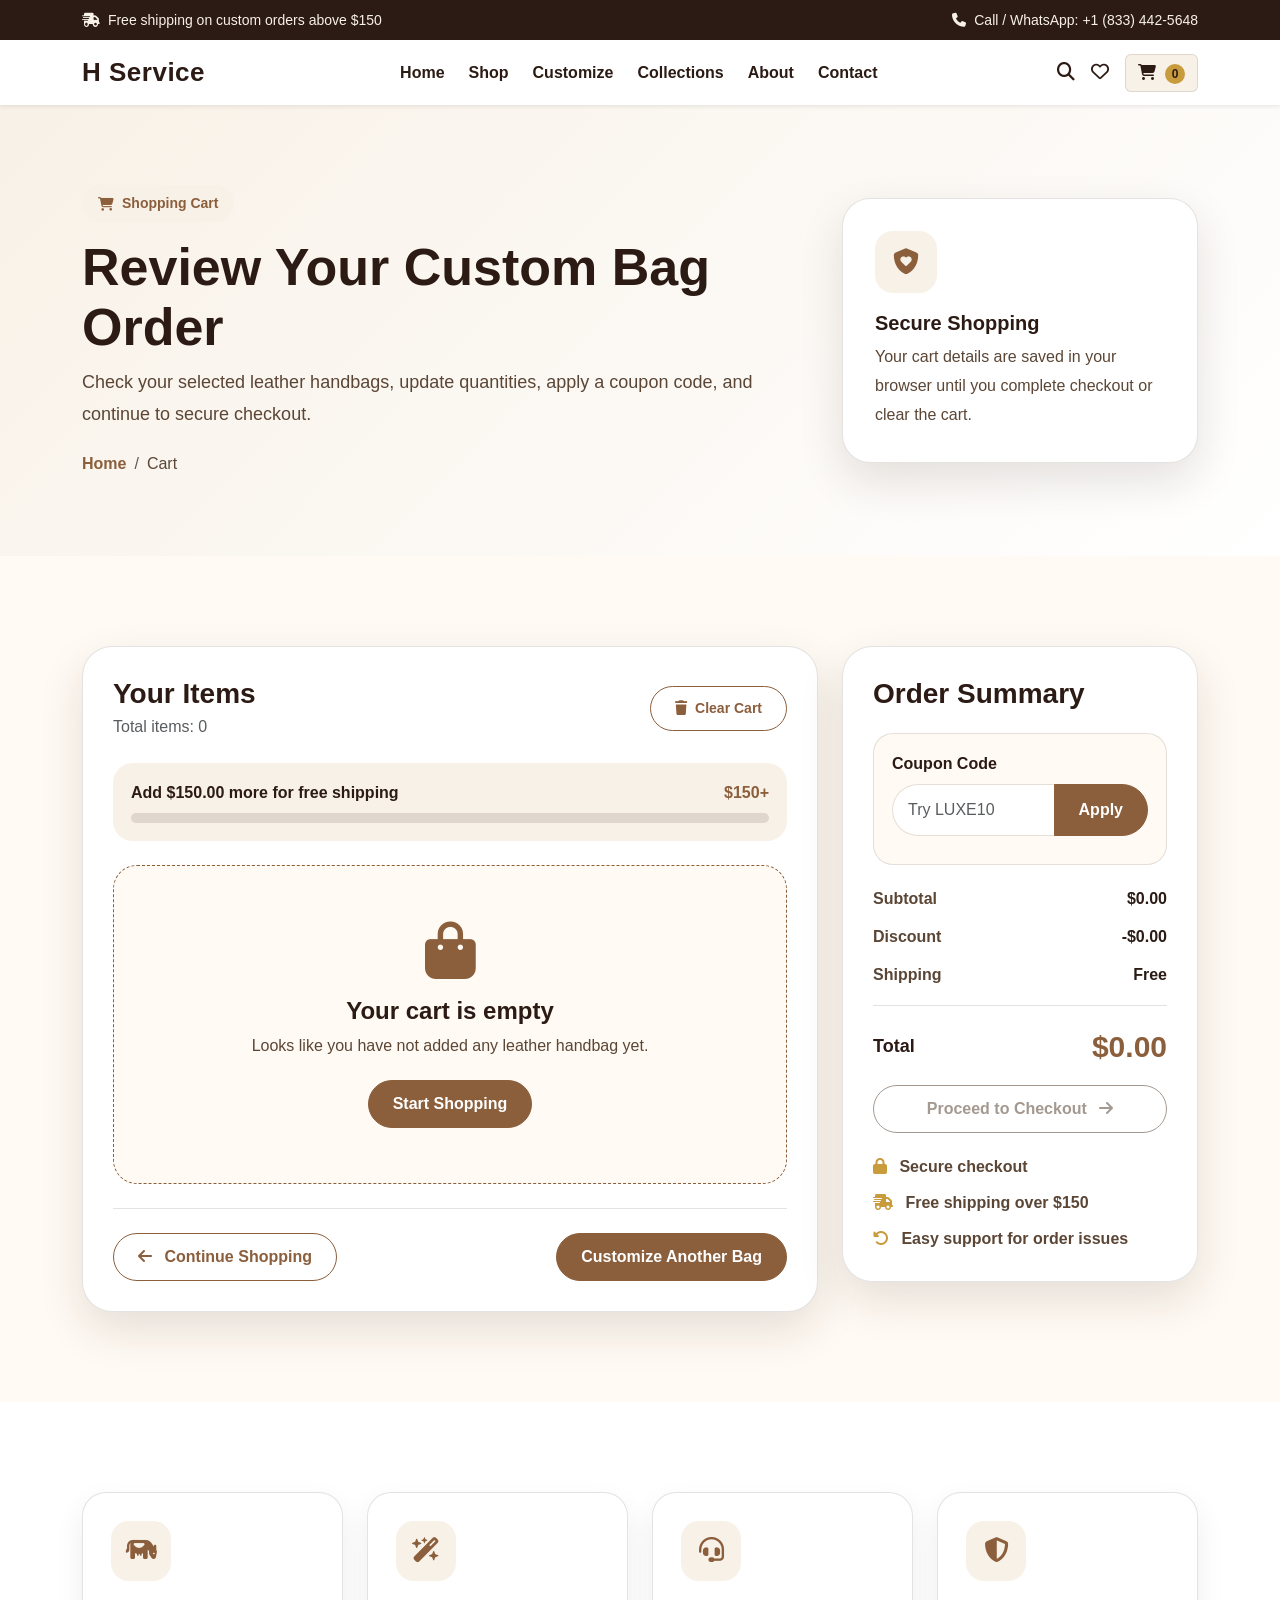
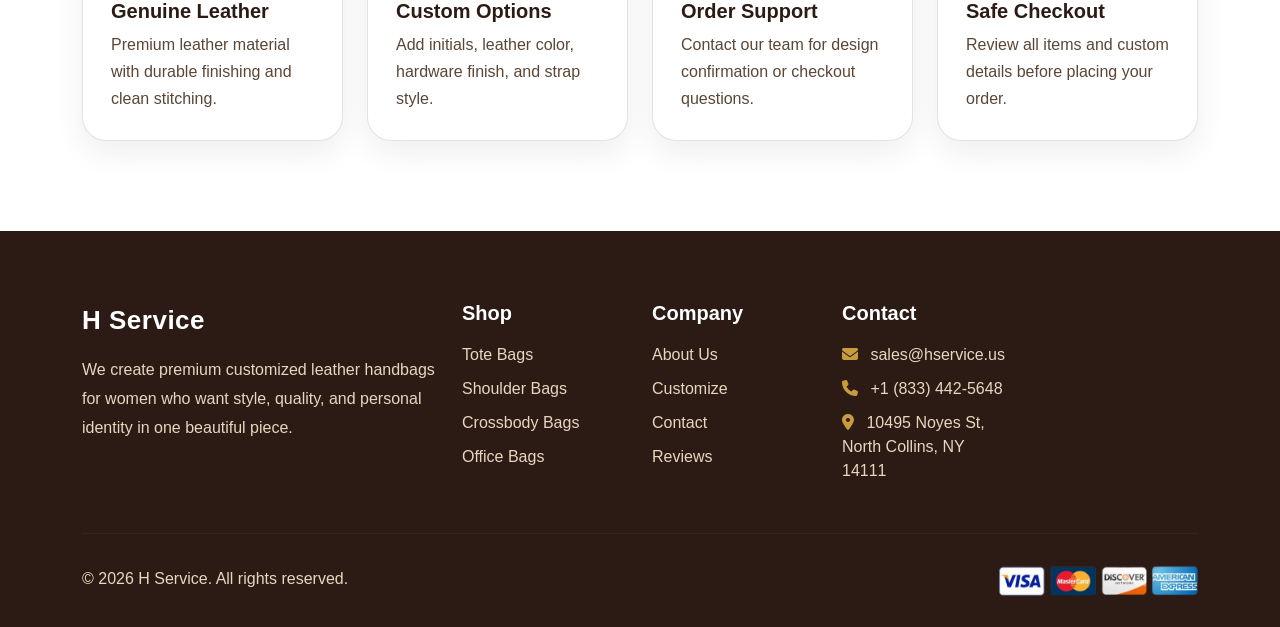
<file: cart.html>
<!DOCTYPE html>
<html lang="en">
<head>
  <meta charset="UTF-8" />
  <meta name="viewport" content="width=device-width, initial-scale=1.0" />

  <title>Your Cart | LuxeBags</title>

  <meta name="description" content="Review your leather handbag cart, update quantities, apply discount coupon, and proceed to secure checkout." />

  <!-- Bootstrap CSS -->
  <link
    href="https://cdn.jsdelivr.net/npm/bootstrap@5.3.3/dist/css/bootstrap.min.css"
    rel="stylesheet"
  />

  <!-- Font Awesome -->
  <link
    rel="stylesheet"
    href="https://cdnjs.cloudflare.com/ajax/libs/font-awesome/6.5.1/css/all.min.css"
  />

  <!-- Custom CSS -->
  <link rel="stylesheet" href="css/style.css" />
  <link rel="stylesheet" href="css/shop.css" />
  <link rel="stylesheet" href="css/product.css" />
  <link rel="stylesheet" href="css/customize.css" />
  <link rel="stylesheet" href="css/cart.css" />
</head>

<body>

  <!-- Top Bar -->
  <div class="top-bar py-2">
    <div class="container">
      <div class="row align-items-center text-center text-md-start">
        <div class="col-md-6">
          <small>
            <i class="fa-solid fa-truck-fast me-1"></i>
            Free shipping on custom orders above $150
          </small>
        </div>

        <div class="col-md-6 text-md-end mt-2 mt-md-0">
          <small>
            <i class="fa-solid fa-phone me-1"></i>
            Call / WhatsApp: +1 (833) 442-5648
          </small>
        </div>
      </div>
    </div>
  </div>

  <!-- Navbar -->
  <nav class="navbar navbar-expand-lg bg-white shadow-sm sticky-top">
    <div class="container">
      <a class="navbar-brand fw-bold brand-logo" href="index.html">
      H Service      </a>

      <button
        class="navbar-toggler"
        type="button"
        data-bs-toggle="collapse"
        data-bs-target="#mainNavbar"
        aria-controls="mainNavbar"
        aria-expanded="false"
        aria-label="Toggle navigation"
      >
        <span class="navbar-toggler-icon"></span>
      </button>

      <div class="collapse navbar-collapse" id="mainNavbar">
        <ul class="navbar-nav mx-auto mb-2 mb-lg-0 gap-lg-2">
          <li class="nav-item">
            <a class="nav-link" href="index.html">Home</a>
          </li>

          <li class="nav-item">
            <a class="nav-link" href="shop.html">Shop</a>
          </li>

          <li class="nav-item">
            <a class="nav-link" href="customize.html">Customize</a>
          </li>

          <li class="nav-item">
            <a class="nav-link" href="index.html#collections">Collections</a>
          </li>

          <li class="nav-item">
            <a class="nav-link" href="about.html">About</a>
          </li>

          <li class="nav-item">
            <a class="nav-link" href="contact.html">Contact</a>
          </li>
        </ul>

        <div class="d-flex align-items-center gap-3">
          <a href="shop.html" class="nav-icon">
            <i class="fa-solid fa-magnifying-glass"></i>
          </a>

          <a href="#" class="nav-icon">
            <i class="fa-regular fa-heart"></i>
          </a>

          <button
            class="btn cart-btn"
            type="button"
            data-bs-toggle="offcanvas"
            data-bs-target="#cartOffcanvas"
            aria-controls="cartOffcanvas"
          >
            <i class="fa-solid fa-cart-shopping"></i>
            <span class="cart-count" id="cartCount">0</span>
          </button>
        </div>
      </div>
    </div>
  </nav>

  <!-- Cart Offcanvas -->
  <div
    class="offcanvas offcanvas-end"
    tabindex="-1"
    id="cartOffcanvas"
    aria-labelledby="cartOffcanvasLabel"
  >
    <div class="offcanvas-header">
      <h5 class="offcanvas-title fw-bold" id="cartOffcanvasLabel">
        Your Cart
      </h5>

      <button
        type="button"
        class="btn-close"
        data-bs-dismiss="offcanvas"
        aria-label="Close"
      ></button>
    </div>

    <div class="offcanvas-body">
      <div id="cartItems">
        <div class="empty-cart text-center py-5">
          <i class="fa-solid fa-bag-shopping mb-3"></i>
          <h6>Your cart is empty</h6>
          <p class="text-muted small">
            Add your favorite leather handbags to cart.
          </p>
        </div>
      </div>

      <div class="cart-summary border-top pt-3 mt-3">
        <div class="d-flex justify-content-between mb-3">
          <strong>Total:</strong>
          <strong id="cartTotal">$0.00</strong>
        </div>

        <a href="cart.html" class="btn btn-main w-100 mb-2">
          View Cart
        </a>

        <a href="checkout.html" class="btn btn-outline-main w-100">
          Checkout
        </a>
      </div>
    </div>
  </div>

  <!-- Page Hero -->
  <section class="page-hero cart-page-hero">
    <div class="container">
      <div class="row align-items-center g-4">
        <div class="col-lg-8">
          <span class="section-badge">
            <i class="fa-solid fa-cart-shopping me-2"></i>
            Shopping Cart
          </span>

          <h1 class="page-title mt-3">
            Review Your Custom Bag Order
          </h1>

          <p class="page-text">
            Check your selected leather handbags, update quantities, apply a
            coupon code, and continue to secure checkout.
          </p>

          <nav aria-label="breadcrumb">
            <ol class="breadcrumb shop-breadcrumb">
              <li class="breadcrumb-item">
                <a href="index.html">Home</a>
              </li>
              <li class="breadcrumb-item active" aria-current="page">
                Cart
              </li>
            </ol>
          </nav>
        </div>

        <div class="col-lg-4">
          <div class="cart-hero-card">
            <i class="fa-solid fa-shield-heart"></i>
            <h5>Secure Shopping</h5>
            <p>
              Your cart details are saved in your browser until you complete
              checkout or clear the cart.
            </p>
          </div>
        </div>
      </div>
    </div>
  </section>

  <!-- Cart Main -->
  <section class="section-padding cart-page-section">
    <div class="container">
      <div class="row g-4">

        <!-- Cart Items -->
        <div class="col-lg-8">
          <div class="cart-page-card">
            <div class="cart-page-header">
              <div>
                <h3>Your Items</h3>
                <p class="mb-0 text-muted">
                  Total items: <span id="cartPageItemCount">0</span>
                </p>
              </div>

              <button class="btn btn-outline-main btn-sm" id="clearCartBtn">
                <i class="fa-solid fa-trash me-1"></i>
                Clear Cart
              </button>
            </div>

            <div class="free-shipping-box">
              <div class="d-flex justify-content-between gap-3">
                <span id="freeShippingText">
                  Add $150.00 more for free shipping
                </span>
                <strong>$150+</strong>
              </div>

              <div class="progress free-shipping-progress mt-2">
                <div
                  class="progress-bar"
                  id="freeShippingProgress"
                  role="progressbar"
                  style="width: 0%"
                  aria-valuenow="0"
                  aria-valuemin="0"
                  aria-valuemax="100"
                ></div>
              </div>
            </div>

            <div id="cartPageItems">
              <!-- JS will render cart items here -->
            </div>

            <div class="cart-page-actions">
              <a href="shop.html" class="btn btn-outline-main">
                <i class="fa-solid fa-arrow-left me-2"></i>
                Continue Shopping
              </a>

              <a href="customize.html" class="btn btn-main">
                Customize Another Bag
              </a>
            </div>
          </div>
        </div>

        <!-- Order Summary -->
        <div class="col-lg-4">
          <div class="order-summary-card sticky-lg-top">
            <h3>Order Summary</h3>

            <div class="coupon-box">
              <label class="form-label" for="couponInput">
                Coupon Code
              </label>

              <div class="input-group">
                <input
                  type="text"
                  class="form-control"
                  id="couponInput"
                  placeholder="Try LUXE10"
                />

                <button class="btn btn-main" type="button" id="applyCouponBtn">
                  Apply
                </button>
              </div>

              <small class="coupon-message" id="couponMessage"></small>
            </div>

            <div class="summary-lines">
              <div>
                <span>Subtotal</span>
                <strong id="cartPageSubtotal">$0.00</strong>
              </div>

              <div>
                <span>Discount</span>
                <strong id="cartPageDiscount">-$0.00</strong>
              </div>

              <div>
                <span>Shipping</span>
                <strong id="cartPageShipping">$0.00</strong>
              </div>
            </div>

            <div class="summary-total">
              <span>Total</span>
              <strong id="cartPageGrandTotal">$0.00</strong>
            </div>

            <a href="checkout.html" class="btn btn-main w-100 mt-3" id="checkoutBtn">
              Proceed to Checkout
              <i class="fa-solid fa-arrow-right ms-2"></i>
            </a>

            <div class="summary-support">
              <div>
                <i class="fa-solid fa-lock"></i>
                Secure checkout
              </div>

              <div>
                <i class="fa-solid fa-truck-fast"></i>
                Free shipping over $150
              </div>

              <div>
                <i class="fa-solid fa-rotate-left"></i>
                Easy support for order issues
              </div>
            </div>
          </div>
        </div>

      </div>
    </div>
  </section>

  <!-- Trust Features -->
  <section class="section-padding">
    <div class="container">
      <div class="row g-4">
        <div class="col-md-6 col-lg-3">
          <div class="why-card">
            <i class="fa-solid fa-cow"></i>
            <h5>Genuine Leather</h5>
            <p>
              Premium leather material with durable finishing and clean stitching.
            </p>
          </div>
        </div>

        <div class="col-md-6 col-lg-3">
          <div class="why-card">
            <i class="fa-solid fa-wand-magic-sparkles"></i>
            <h5>Custom Options</h5>
            <p>
              Add initials, leather color, hardware finish, and strap style.
            </p>
          </div>
        </div>

        <div class="col-md-6 col-lg-3">
          <div class="why-card">
            <i class="fa-solid fa-headset"></i>
            <h5>Order Support</h5>
            <p>
              Contact our team for design confirmation or checkout questions.
            </p>
          </div>
        </div>

        <div class="col-md-6 col-lg-3">
          <div class="why-card">
            <i class="fa-solid fa-shield-halved"></i>
            <h5>Safe Checkout</h5>
            <p>
              Review all items and custom details before placing your order.
            </p>
          </div>
        </div>
      </div>
    </div>
  </section>

  <!-- Footer -->
  <footer class="footer-section">
    <div class="container">
      <div class="row g-4">
        <div class="col-lg-4">
          <a class="footer-logo" href="index.html">
           H Service
          </a>

          <p class="footer-text mt-3">
            We create premium customized leather handbags for women who want
            style, quality, and personal identity in one beautiful piece.
          </p>

          
        </div>

        <div class="col-6 col-lg-2">
          <h5>Shop</h5>
          <ul class="footer-links">
            <li><a href="shop.html">Tote Bags</a></li>
            <li><a href="shop.html">Shoulder Bags</a></li>
            <li><a href="shop.html">Crossbody Bags</a></li>
            <li><a href="shop.html">Office Bags</a></li>
          </ul>
        </div>

        <div class="col-6 col-lg-2">
          <h5>Company</h5>
          <ul class="footer-links">
            <li><a href="about.html">About Us</a></li>
            <li><a href="customize.html">Customize</a></li>
            <li><a href="contact.html">Contact</a></li>
            <li><a href="#">Reviews</a></li>
          </ul>
        </div>

        <!-- <div class="col-6 col-lg-2">
          <h5>Support</h5>
          <ul class="footer-links">
            <li><a href="#">Shipping Policy</a></li>
            <li><a href="#">Return Policy</a></li>
            <li><a href="#">Privacy Policy</a></li>
            <li><a href="#">Terms</a></li>
          </ul>
        </div> -->

        <div class="col-6 col-lg-2">
          <h5>Contact</h5>
          <ul class="footer-contact">
            <li><i class="fa-solid fa-envelope"></i> sales@hservice.us</li>
            <li><i class="fa-solid fa-phone"></i> +1 (833) 442-5648</li>
            <li><i class="fa-solid fa-location-dot"></i> 10495 Noyes St, North Collins, NY 14111</li>
          </ul>
        </div>
      </div>

      <hr class="footer-line" />

      <div class="row align-items-center">
        <div class="col-md-6 text-center text-md-start">
          <p class="copyright mb-0">
            © 2026 H Service. All rights reserved.
          </p>
        </div>

        <div class="col-md-6 text-center text-md-end mt-2 mt-md-0">
           <img src="./images/images-removebg-preview(1)(1).png" alt="" width="200px">
        </div>
      </div>
    </div>
  </footer>

  <!-- Bootstrap JS -->
  <script
    src="https://cdn.jsdelivr.net/npm/bootstrap@5.3.3/dist/js/bootstrap.bundle.min.js"
  ></script>

  <!-- Custom JS -->
  <script src="script.js"></script>
</body>
</html>
</file>
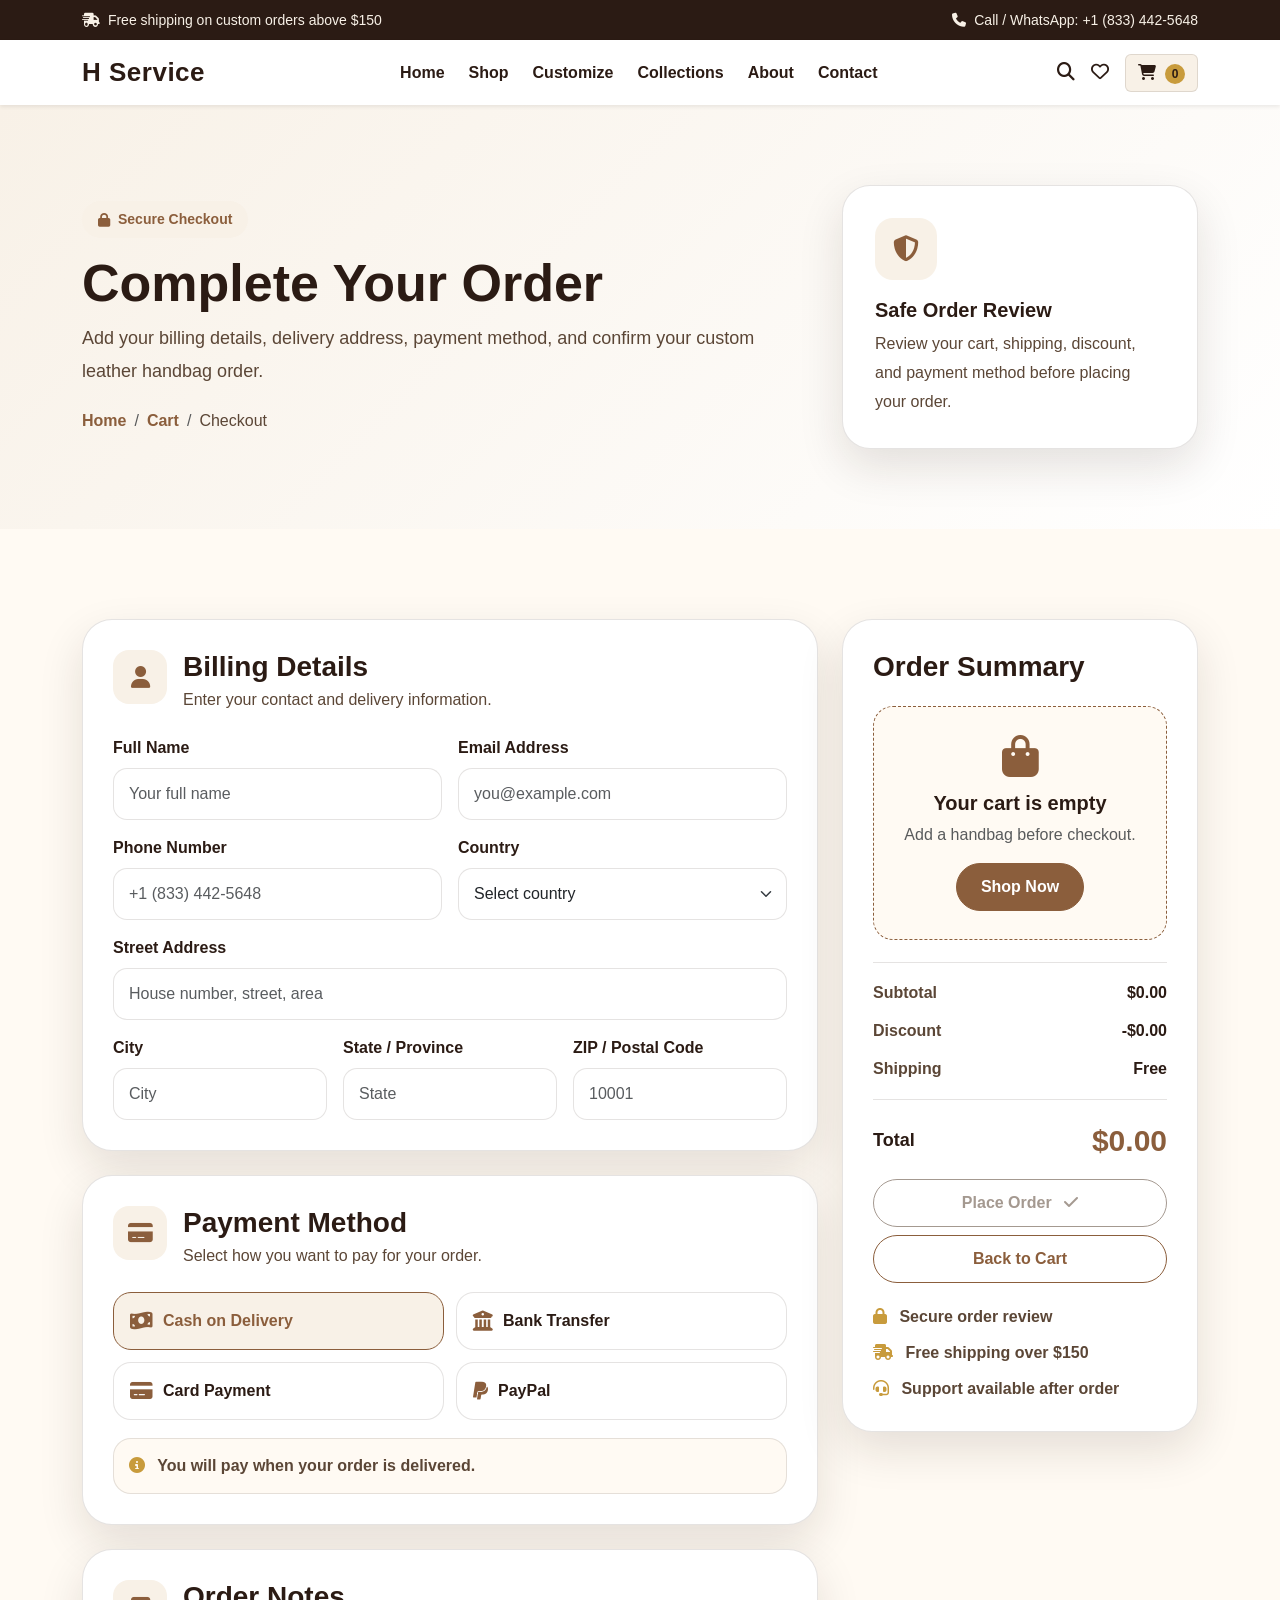
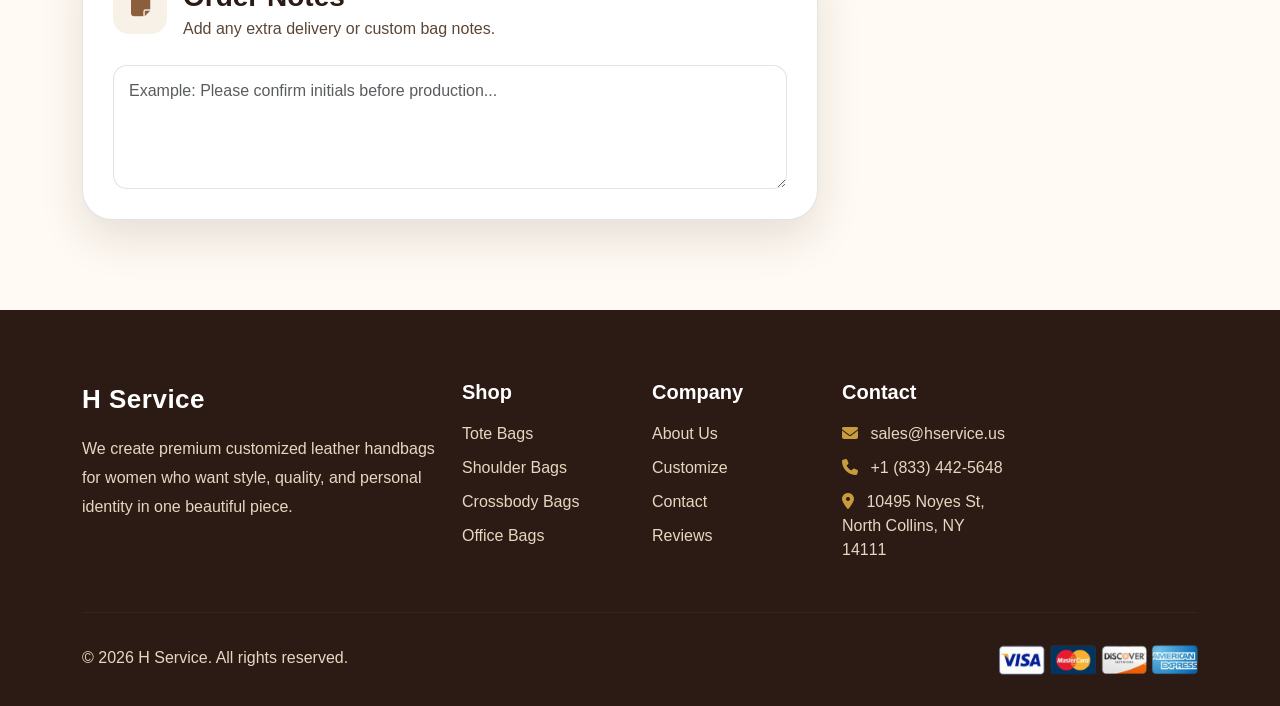
<file: checkout.html>
<!DOCTYPE html>
<html lang="en">
<head>
  <meta charset="UTF-8" />
  <meta name="viewport" content="width=device-width, initial-scale=1.0" />

  <title>Checkout | LuxeBags</title>

  <meta name="description" content="Complete your LuxeBags order with billing details, shipping address, payment method, and secure checkout summary." />

  <!-- Bootstrap CSS -->
  <link
    href="https://cdn.jsdelivr.net/npm/bootstrap@5.3.3/dist/css/bootstrap.min.css"
    rel="stylesheet"
  />

  <!-- Font Awesome -->
  <link
    rel="stylesheet"
    href="https://cdnjs.cloudflare.com/ajax/libs/font-awesome/6.5.1/css/all.min.css"
  />

  <!-- Custom CSS -->
  <link rel="stylesheet" href="css/style.css" />
  <link rel="stylesheet" href="css/shop.css" />
  <link rel="stylesheet" href="css/product.css" />
  <link rel="stylesheet" href="css/customize.css" />
  <link rel="stylesheet" href="css/cart.css" />
  <link rel="stylesheet" href="css/checkout.css" />
</head>

<body>

  <!-- Top Bar -->
  <div class="top-bar py-2">
    <div class="container">
      <div class="row align-items-center text-center text-md-start">
        <div class="col-md-6">
          <small>
            <i class="fa-solid fa-truck-fast me-1"></i>
            Free shipping on custom orders above $150
          </small>
        </div>

        <div class="col-md-6 text-md-end mt-2 mt-md-0">
          <small>
            <i class="fa-solid fa-phone me-1"></i>
            Call / WhatsApp: +1 (833) 442-5648
          </small>
        </div>
      </div>
    </div>
  </div>

  <!-- Navbar -->
  <nav class="navbar navbar-expand-lg bg-white shadow-sm sticky-top">
    <div class="container">
      <a class="navbar-brand fw-bold brand-logo" href="index.html">
      H Service      </a>

      <button
        class="navbar-toggler"
        type="button"
        data-bs-toggle="collapse"
        data-bs-target="#mainNavbar"
        aria-controls="mainNavbar"
        aria-expanded="false"
        aria-label="Toggle navigation"
      >
        <span class="navbar-toggler-icon"></span>
      </button>

      <div class="collapse navbar-collapse" id="mainNavbar">
        <ul class="navbar-nav mx-auto mb-2 mb-lg-0 gap-lg-2">
          <li class="nav-item">
            <a class="nav-link" href="index.html">Home</a>
          </li>

          <li class="nav-item">
            <a class="nav-link" href="shop.html">Shop</a>
          </li>

          <li class="nav-item">
            <a class="nav-link" href="customize.html">Customize</a>
          </li>

          <li class="nav-item">
            <a class="nav-link" href="index.html#collections">Collections</a>
          </li>

          <li class="nav-item">
            <a class="nav-link" href="about.html">About</a>
          </li>

          <li class="nav-item">
            <a class="nav-link" href="contact.html">Contact</a>
          </li>
        </ul>

        <div class="d-flex align-items-center gap-3">
          <a href="shop.html" class="nav-icon">
            <i class="fa-solid fa-magnifying-glass"></i>
          </a>

          <a href="#" class="nav-icon">
            <i class="fa-regular fa-heart"></i>
          </a>

          <button
            class="btn cart-btn"
            type="button"
            data-bs-toggle="offcanvas"
            data-bs-target="#cartOffcanvas"
            aria-controls="cartOffcanvas"
          >
            <i class="fa-solid fa-cart-shopping"></i>
            <span class="cart-count" id="cartCount">0</span>
          </button>
        </div>
      </div>
    </div>
  </nav>

  <!-- Cart Offcanvas -->
  <div
    class="offcanvas offcanvas-end"
    tabindex="-1"
    id="cartOffcanvas"
    aria-labelledby="cartOffcanvasLabel"
  >
    <div class="offcanvas-header">
      <h5 class="offcanvas-title fw-bold" id="cartOffcanvasLabel">
        Your Cart
      </h5>

      <button
        type="button"
        class="btn-close"
        data-bs-dismiss="offcanvas"
        aria-label="Close"
      ></button>
    </div>

    <div class="offcanvas-body">
      <div id="cartItems">
        <div class="empty-cart text-center py-5">
          <i class="fa-solid fa-bag-shopping mb-3"></i>
          <h6>Your cart is empty</h6>
          <p class="text-muted small">
            Add your favorite leather handbags to cart.
          </p>
        </div>
      </div>

      <div class="cart-summary border-top pt-3 mt-3">
        <div class="d-flex justify-content-between mb-3">
          <strong>Total:</strong>
          <strong id="cartTotal">$0.00</strong>
        </div>

        <a href="cart.html" class="btn btn-main w-100 mb-2">
          View Cart
        </a>

        <a href="checkout.html" class="btn btn-outline-main w-100">
          Checkout
        </a>
      </div>
    </div>
  </div>

  <!-- Page Hero -->
  <section class="page-hero checkout-page-hero">
    <div class="container">
      <div class="row align-items-center g-4">
        <div class="col-lg-8">
          <span class="section-badge">
            <i class="fa-solid fa-lock me-2"></i>
            Secure Checkout
          </span>

          <h1 class="page-title mt-3">
            Complete Your Order
          </h1>

          <p class="page-text">
            Add your billing details, delivery address, payment method, and
            confirm your custom leather handbag order.
          </p>

          <nav aria-label="breadcrumb">
            <ol class="breadcrumb shop-breadcrumb">
              <li class="breadcrumb-item">
                <a href="index.html">Home</a>
              </li>
              <li class="breadcrumb-item">
                <a href="cart.html">Cart</a>
              </li>
              <li class="breadcrumb-item active" aria-current="page">
                Checkout
              </li>
            </ol>
          </nav>
        </div>

        <div class="col-lg-4">
          <div class="checkout-hero-card">
            <i class="fa-solid fa-shield-halved"></i>
            <h5>Safe Order Review</h5>
            <p>
              Review your cart, shipping, discount, and payment method before
              placing your order.
            </p>
          </div>
        </div>
      </div>
    </div>
  </section>

  <!-- Checkout Main -->
  <section class="section-padding checkout-page-section">
    <div class="container">
      <form id="checkoutForm">
        <div class="row g-4">

          <!-- Checkout Form -->
          <div class="col-lg-8">
            <div class="checkout-card">
              <div class="checkout-card-title">
                <i class="fa-solid fa-user"></i>
                <div>
                  <h3>Billing Details</h3>
                  <p>Enter your contact and delivery information.</p>
                </div>
              </div>

              <div class="row g-3">
                <div class="col-md-6">
                  <label class="form-label" for="checkoutName">
                    Full Name
                  </label>
                  <input
                    type="text"
                    class="form-control"
                    id="checkoutName"
                    placeholder="Your full name"
                    required
                  />
                </div>

                <div class="col-md-6">
                  <label class="form-label" for="checkoutEmail">
                    Email Address
                  </label>
                  <input
                    type="email"
                    class="form-control"
                    id="checkoutEmail"
                    placeholder="you@example.com"
                    required
                  />
                </div>

                <div class="col-md-6">
                  <label class="form-label" for="checkoutPhone">
                    Phone Number
                  </label>
                  <input
                    type="tel"
                    class="form-control"
                    id="checkoutPhone"
                    placeholder="+1 (833) 442-5648"
                    required
                  />
                </div>

                <div class="col-md-6">
                  <label class="form-label" for="checkoutCountry">
                    Country
                  </label>
                  <select class="form-select" id="checkoutCountry" required>
                    <option value="">Select country</option>
                    <option>United States</option>
                    <option>United Kingdom</option>
                    <option>Canada</option>
                    <option>Pakistan</option>
                    <option>United Arab Emirates</option>
                    <option>Other</option>
                  </select>
                </div>

                <div class="col-12">
                  <label class="form-label" for="checkoutAddress">
                    Street Address
                  </label>
                  <input
                    type="text"
                    class="form-control"
                    id="checkoutAddress"
                    placeholder="House number, street, area"
                    required
                  />
                </div>

                <div class="col-md-4">
                  <label class="form-label" for="checkoutCity">
                    City
                  </label>
                  <input
                    type="text"
                    class="form-control"
                    id="checkoutCity"
                    placeholder="City"
                    required
                  />
                </div>

                <div class="col-md-4">
                  <label class="form-label" for="checkoutState">
                    State / Province
                  </label>
                  <input
                    type="text"
                    class="form-control"
                    id="checkoutState"
                    placeholder="State"
                    required
                  />
                </div>

                <div class="col-md-4">
                  <label class="form-label" for="checkoutZip">
                    ZIP / Postal Code
                  </label>
                  <input
                    type="text"
                    class="form-control"
                    id="checkoutZip"
                    placeholder="10001"
                    required
                  />
                </div>
              </div>
            </div>

            <div class="checkout-card mt-4">
              <div class="checkout-card-title">
                <i class="fa-solid fa-credit-card"></i>
                <div>
                  <h3>Payment Method</h3>
                  <p>Select how you want to pay for your order.</p>
                </div>
              </div>

              <div class="payment-methods">
                <label class="payment-method active">
                  <input
                    type="radio"
                    name="paymentMethod"
                    value="Cash on Delivery"
                    checked
                  />
                  <span>
                    <i class="fa-solid fa-money-bill-wave"></i>
                    Cash on Delivery
                  </span>
                </label>

                <label class="payment-method">
                  <input
                    type="radio"
                    name="paymentMethod"
                    value="Bank Transfer"
                  />
                  <span>
                    <i class="fa-solid fa-building-columns"></i>
                    Bank Transfer
                  </span>
                </label>

                <label class="payment-method">
                  <input
                    type="radio"
                    name="paymentMethod"
                    value="Card Payment"
                  />
                  <span>
                    <i class="fa-solid fa-credit-card"></i>
                    Card Payment
                  </span>
                </label>

                <label class="payment-method">
                  <input
                    type="radio"
                    name="paymentMethod"
                    value="PayPal"
                  />
                  <span>
                    <i class="fa-brands fa-paypal"></i>
                    PayPal
                  </span>
                </label>
              </div>

              <div class="payment-help" id="paymentHelp">
                <i class="fa-solid fa-circle-info"></i>
                You will pay when your order is delivered.
              </div>
            </div>

            <div class="checkout-card mt-4">
              <div class="checkout-card-title">
                <i class="fa-solid fa-note-sticky"></i>
                <div>
                  <h3>Order Notes</h3>
                  <p>Add any extra delivery or custom bag notes.</p>
                </div>
              </div>

              <textarea
                class="form-control"
                id="checkoutNotes"
                rows="4"
                placeholder="Example: Please confirm initials before production..."
              ></textarea>
            </div>
          </div>

          <!-- Checkout Summary -->
          <div class="col-lg-4">
            <div class="checkout-summary-card sticky-lg-top">
              <h3>Order Summary</h3>

              <div id="checkoutItems" class="checkout-items">
                <!-- JS will render items -->
              </div>

              <div class="checkout-summary-lines">
                <div>
                  <span>Subtotal</span>
                  <strong id="checkoutSubtotal">$0.00</strong>
                </div>

                <div>
                  <span>Discount</span>
                  <strong id="checkoutDiscount">-$0.00</strong>
                </div>

                <div>
                  <span>Shipping</span>
                  <strong id="checkoutShipping">$0.00</strong>
                </div>
              </div>

              <div class="checkout-total">
                <span>Total</span>
                <strong id="checkoutGrandTotal">$0.00</strong>
              </div>

              <button type="submit" class="btn btn-main w-100 mt-3" id="placeOrderBtn">
                Place Order
                <i class="fa-solid fa-check ms-2"></i>
              </button>

              <a href="cart.html" class="btn btn-outline-main w-100 mt-2">
                Back to Cart
              </a>

              <div class="checkout-message" id="checkoutMessage"></div>

              <div class="summary-support">
                <div>
                  <i class="fa-solid fa-lock"></i>
                  Secure order review
                </div>

                <div>
                  <i class="fa-solid fa-truck-fast"></i>
                  Free shipping over $150
                </div>

                <div>
                  <i class="fa-solid fa-headset"></i>
                  Support available after order
                </div>
              </div>
            </div>
          </div>

        </div>
      </form>
    </div>
  </section>

  <!-- Footer -->
  <footer class="footer-section">
    <div class="container">
      <div class="row g-4">
        <div class="col-lg-4">
          <a class="footer-logo" href="index.html">
           H Service
          </a>

          <p class="footer-text mt-3">
            We create premium customized leather handbags for women who want
            style, quality, and personal identity in one beautiful piece.
          </p>

          
        </div>

        <div class="col-6 col-lg-2">
          <h5>Shop</h5>
          <ul class="footer-links">
            <li><a href="shop.html">Tote Bags</a></li>
            <li><a href="shop.html">Shoulder Bags</a></li>
            <li><a href="shop.html">Crossbody Bags</a></li>
            <li><a href="shop.html">Office Bags</a></li>
          </ul>
        </div>

        <div class="col-6 col-lg-2">
          <h5>Company</h5>
          <ul class="footer-links">
            <li><a href="about.html">About Us</a></li>
            <li><a href="customize.html">Customize</a></li>
            <li><a href="contact.html">Contact</a></li>
            <li><a href="#">Reviews</a></li>
          </ul>
        </div>

        <!-- <div class="col-6 col-lg-2">
          <h5>Support</h5>
          <ul class="footer-links">
            <li><a href="#">Shipping Policy</a></li>
            <li><a href="#">Return Policy</a></li>
            <li><a href="#">Privacy Policy</a></li>
            <li><a href="#">Terms</a></li>
          </ul>
        </div> -->

        <div class="col-6 col-lg-2">
          <h5>Contact</h5>
          <ul class="footer-contact">
            <li><i class="fa-solid fa-envelope"></i> sales@hservice.us</li>
            <li><i class="fa-solid fa-phone"></i> +1 (833) 442-5648</li>
            <li><i class="fa-solid fa-location-dot"></i> 10495 Noyes St, North Collins, NY 14111</li>
          </ul>
        </div>
      </div>

      <hr class="footer-line" />

      <div class="row align-items-center">
        <div class="col-md-6 text-center text-md-start">
          <p class="copyright mb-0">
            © 2026 H Service. All rights reserved.
          </p>
        </div>

        <div class="col-md-6 text-center text-md-end mt-2 mt-md-0">
           <img src="./images/images-removebg-preview(1)(1).png" alt="" width="200px">
        </div>
      </div>
    </div>
  </footer>

  <!-- Bootstrap JS -->
  <script
    src="https://cdn.jsdelivr.net/npm/bootstrap@5.3.3/dist/js/bootstrap.bundle.min.js"
  ></script>

  <!-- Custom JS -->
  <script src="script.js"></script>
</body>
</html>
</file>
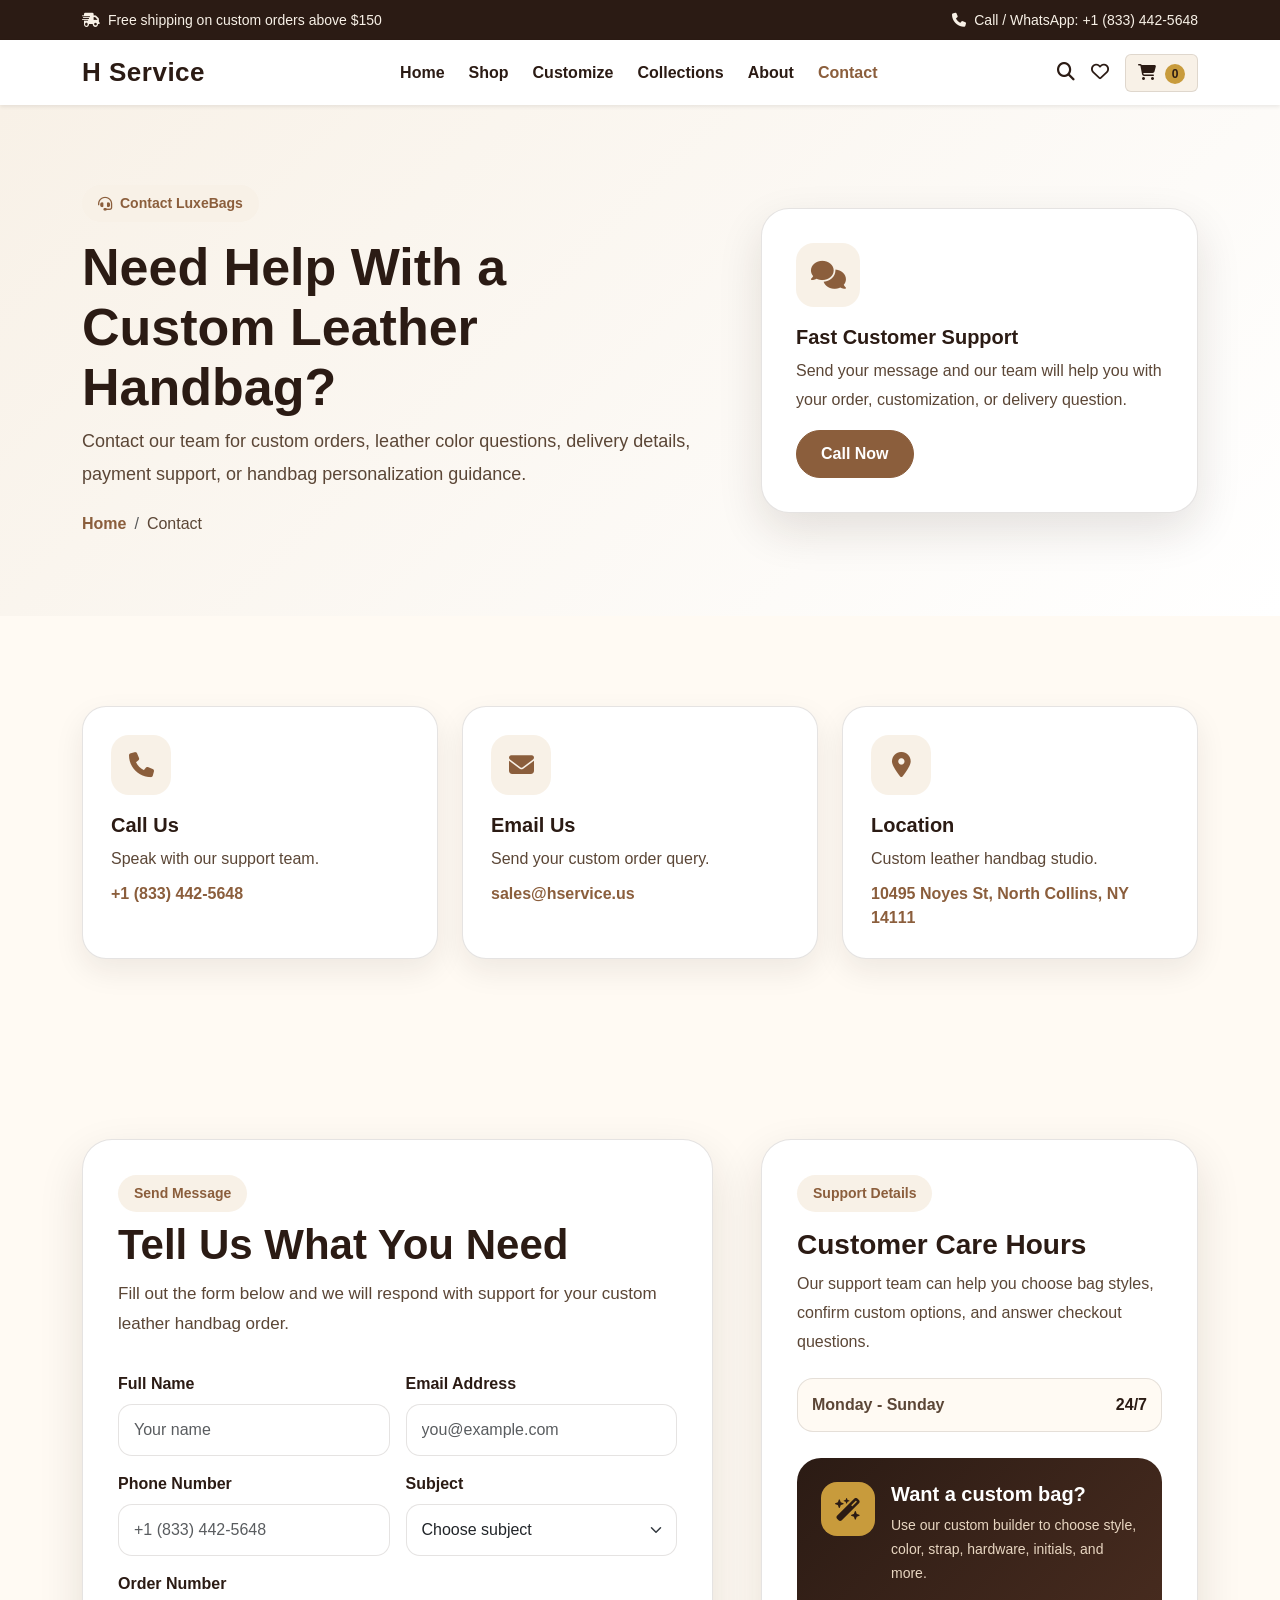
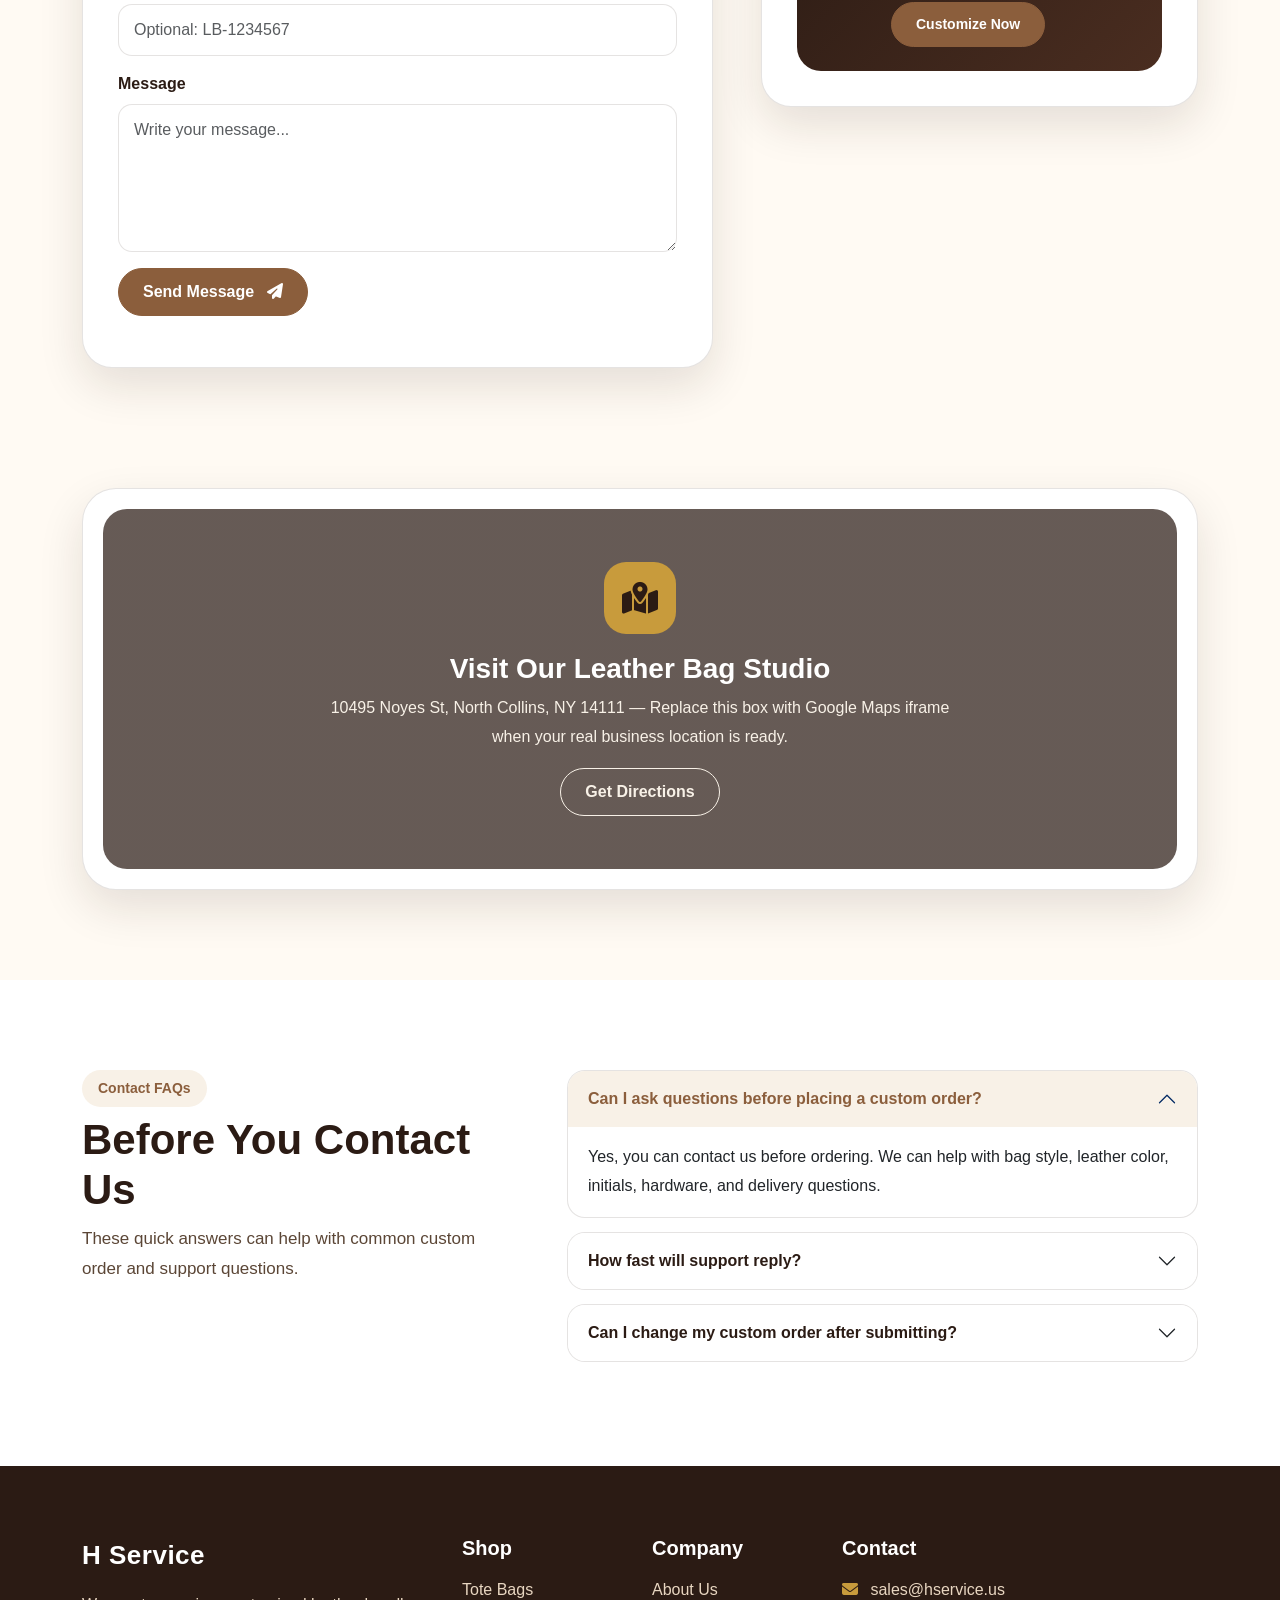
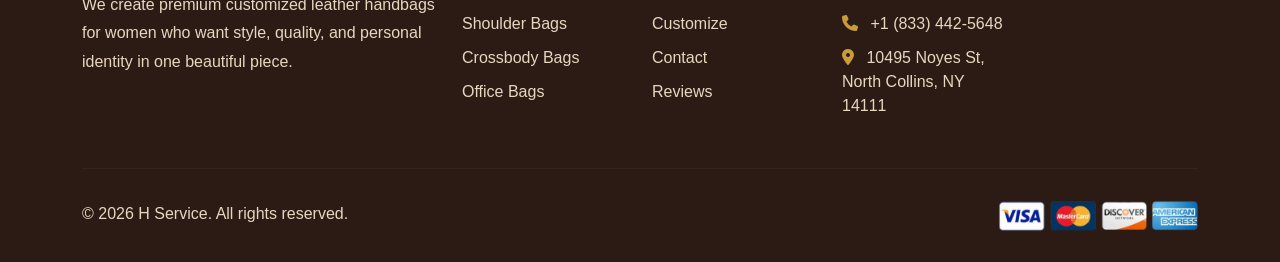
<file: contact.html>
<!DOCTYPE html>
<html lang="en">
<head>
  <meta charset="UTF-8" />
  <meta name="viewport" content="width=device-width, initial-scale=1.0" />

  <title>Contact LuxeBags | Custom Leather Handbags</title>

  <meta name="description" content="Contact LuxeBags for custom leather handbag orders, support, personalization questions, delivery details, and business inquiries." />

  <!-- Bootstrap CSS -->
  <link
    href="https://cdn.jsdelivr.net/npm/bootstrap@5.3.3/dist/css/bootstrap.min.css"
    rel="stylesheet"
  />

  <!-- Font Awesome -->
  <link
    rel="stylesheet"
    href="https://cdnjs.cloudflare.com/ajax/libs/font-awesome/6.5.1/css/all.min.css"
  />

  <!-- Custom CSS -->
  <link rel="stylesheet" href="css/style.css" />
  <link rel="stylesheet" href="css/shop.css" />
  <link rel="stylesheet" href="css/product.css" />
  <link rel="stylesheet" href="css/customize.css" />
  <link rel="stylesheet" href="css/cart.css" />
  <link rel="stylesheet" href="css/checkout.css" />
  <link rel="stylesheet" href="css/about.css" />
  <link rel="stylesheet" href="css/contact.css" />
</head>

<body>

  <!-- Top Bar -->
  <div class="top-bar py-2">
    <div class="container">
      <div class="row align-items-center text-center text-md-start">
        <div class="col-md-6">
          <small>
            <i class="fa-solid fa-truck-fast me-1"></i>
            Free shipping on custom orders above $150
          </small>
        </div>

        <div class="col-md-6 text-md-end mt-2 mt-md-0">
          <small>
            <i class="fa-solid fa-phone me-1"></i>
            Call / WhatsApp: +1 (833) 442-5648
          </small>
        </div>
      </div>
    </div>
  </div>

  <!-- Navbar -->
  <nav class="navbar navbar-expand-lg bg-white shadow-sm sticky-top">
    <div class="container">
      <a class="navbar-brand fw-bold brand-logo" href="index.html">
      H Service      </a>

      <button
        class="navbar-toggler"
        type="button"
        data-bs-toggle="collapse"
        data-bs-target="#mainNavbar"
        aria-controls="mainNavbar"
        aria-expanded="false"
        aria-label="Toggle navigation"
      >
        <span class="navbar-toggler-icon"></span>
      </button>

      <div class="collapse navbar-collapse" id="mainNavbar">
        <ul class="navbar-nav mx-auto mb-2 mb-lg-0 gap-lg-2">
          <li class="nav-item">
            <a class="nav-link" href="index.html">Home</a>
          </li>

          <li class="nav-item">
            <a class="nav-link" href="shop.html">Shop</a>
          </li>

          <li class="nav-item">
            <a class="nav-link" href="customize.html">Customize</a>
          </li>

          <li class="nav-item">
            <a class="nav-link" href="index.html#collections">Collections</a>
          </li>

          <li class="nav-item">
            <a class="nav-link" href="about.html">About</a>
          </li>

          <li class="nav-item">
            <a class="nav-link active" href="contact.html">Contact</a>
          </li>
        </ul>

        <div class="d-flex align-items-center gap-3">
          <a href="shop.html" class="nav-icon">
            <i class="fa-solid fa-magnifying-glass"></i>
          </a>

          <a href="#" class="nav-icon">
            <i class="fa-regular fa-heart"></i>
          </a>

          <button
            class="btn cart-btn"
            type="button"
            data-bs-toggle="offcanvas"
            data-bs-target="#cartOffcanvas"
            aria-controls="cartOffcanvas"
          >
            <i class="fa-solid fa-cart-shopping"></i>
            <span class="cart-count" id="cartCount">0</span>
          </button>
        </div>
      </div>
    </div>
  </nav>

  <!-- Cart Offcanvas -->
  <div
    class="offcanvas offcanvas-end"
    tabindex="-1"
    id="cartOffcanvas"
    aria-labelledby="cartOffcanvasLabel"
  >
    <div class="offcanvas-header">
      <h5 class="offcanvas-title fw-bold" id="cartOffcanvasLabel">
        Your Cart
      </h5>

      <button
        type="button"
        class="btn-close"
        data-bs-dismiss="offcanvas"
        aria-label="Close"
      ></button>
    </div>

    <div class="offcanvas-body">
      <div id="cartItems">
        <div class="empty-cart text-center py-5">
          <i class="fa-solid fa-bag-shopping mb-3"></i>
          <h6>Your cart is empty</h6>
          <p class="text-muted small">
            Add your favorite leather handbags to cart.
          </p>
        </div>
      </div>

      <div class="cart-summary border-top pt-3 mt-3">
        <div class="d-flex justify-content-between mb-3">
          <strong>Total:</strong>
          <strong id="cartTotal">$0.00</strong>
        </div>

        <a href="cart.html" class="btn btn-main w-100 mb-2">
          View Cart
        </a>

        <a href="checkout.html" class="btn btn-outline-main w-100">
          Checkout
        </a>
      </div>
    </div>
  </div>

  <!-- Contact Hero -->
  <section class="page-hero contact-page-hero">
    <div class="container">
      <div class="row align-items-center g-5">
        <div class="col-lg-7">
          <span class="section-badge">
            <i class="fa-solid fa-headset me-2"></i>
            Contact LuxeBags
          </span>

          <h1 class="page-title mt-3">
            Need Help With a Custom Leather Handbag?
          </h1>

          <p class="page-text">
            Contact our team for custom orders, leather color questions, delivery
            details, payment support, or handbag personalization guidance.
          </p>

          <nav aria-label="breadcrumb">
            <ol class="breadcrumb shop-breadcrumb">
              <li class="breadcrumb-item">
                <a href="index.html">Home</a>
              </li>
              <li class="breadcrumb-item active" aria-current="page">
                Contact
              </li>
            </ol>
          </nav>
        </div>

        <div class="col-lg-5">
          <div class="contact-hero-card">
            <i class="fa-solid fa-comments"></i>
            <h5>Fast Customer Support</h5>
            <p>
              Send your message and our team will help you with your order,
              customization, or delivery question.
            </p>

            <a href="tel:+18334425648" class="btn btn-main" target="_blank">
              
              Call Now
            </a>
          </div>
        </div>
      </div>
    </div>
  </section>

  <!-- Contact Cards -->
  <section class="section-padding contact-info-section">
    <div class="container">
      <div class="row g-4">
        <div class="col-md-6 col-lg-4">
          <div class="contact-info-card">
            <i class="fa-solid fa-phone"></i>
            <h5>Call Us</h5>
            <p>Speak with our support team.</p>
            <a href="tel:+18334425648">+1 (833) 442-5648</a>
          </div>
        </div>

        <div class="col-md-6 col-lg-4">
          <div class="contact-info-card">
            <i class="fa-solid fa-envelope"></i>
            <h5>Email Us</h5>
            <p>Send your custom order query.</p>
            <a href="mailto:sales@hservice.us">sales@hservice.us</a>
          </div>
        </div>


        <div class="col-md-6 col-lg-4">
          <div class="contact-info-card">
            <i class="fa-solid fa-location-dot"></i>
            <h5>Location</h5>
            <p>Custom leather handbag studio.</p>
            <a href="#">10495 Noyes St, North Collins, NY 14111</a>
          </div>
        </div>
      </div>
    </div>
  </section>

  <!-- Contact Form + Details -->
  <section class="section-padding contact-main-section">
    <div class="container">
      <div class="row g-5">

        <!-- Form -->
        <div class="col-lg-7">
          <div class="contact-form-card">
            <span class="section-badge">Send Message</span>

            <h2 class="section-title mt-2">
              Tell Us What You Need
            </h2>

            <p class="section-text">
              Fill out the form below and we will respond with support for your
              custom leather handbag order.
            </p>

            <form class="row g-3 mt-2" id="contactForm">
              <div class="col-md-6">
                <label class="form-label" for="contactName">
                  Full Name
                </label>
                <input
                  type="text"
                  class="form-control"
                  id="contactName"
                  placeholder="Your name"
                  required
                />
              </div>

              <div class="col-md-6">
                <label class="form-label" for="contactEmail">
                  Email Address
                </label>
                <input
                  type="email"
                  class="form-control"
                  id="contactEmail"
                  placeholder="you@example.com"
                  required
                />
              </div>

              <div class="col-md-6">
                <label class="form-label" for="contactPhone">
                  Phone Number
                </label>
                <input
                  type="tel"
                  class="form-control"
                  id="contactPhone"
                  placeholder="+1 (833) 442-5648"
                />
              </div>

              <div class="col-md-6">
                <label class="form-label" for="contactSubject">
                  Subject
                </label>
                <select class="form-select" id="contactSubject" required>
                  <option value="">Choose subject</option>
                  <option>Custom Bag Order</option>
                  <option>Delivery Question</option>
                  <option>Payment Support</option>
                  <option>Return / Issue</option>
                  <option>Business Inquiry</option>
                </select>
              </div>

              <div class="col-12">
                <label class="form-label" for="contactOrderNumber">
                  Order Number
                </label>
                <input
                  type="text"
                  class="form-control"
                  id="contactOrderNumber"
                  placeholder="Optional: LB-1234567"
                />
              </div>

              <div class="col-12">
                <label class="form-label" for="contactMessageText">
                  Message
                </label>
                <textarea
                  class="form-control"
                  id="contactMessageText"
                  rows="5"
                  placeholder="Write your message..."
                  required
                ></textarea>
              </div>

              <div class="col-12">
                <button type="submit" class="btn btn-main">
                  Send Message
                  <i class="fa-solid fa-paper-plane ms-2"></i>
                </button>
              </div>

              <div class="col-12">
                <p class="form-message mb-0" id="contactMessage"></p>
              </div>
            </form>
          </div>
        </div>

        <!-- Contact Details -->
        <div class="col-lg-5">
          <div class="contact-side-card">
            <span class="section-badge">Support Details</span>

            <h3 class="mt-3">
              Customer Care Hours
            </h3>

            <p>
              Our support team can help you choose bag styles, confirm custom
              options, and answer checkout questions.
            </p>

            <div class="contact-hours-list">
              <div>
                <span>Monday - Sunday</span>
                <strong>24/7</strong>
              </div>
            </div>

            <div class="contact-mini-cta">
              <i class="fa-solid fa-wand-magic-sparkles"></i>
              <div>
                <h5>Want a custom bag?</h5>
                <p>
                  Use our custom builder to choose style, color, strap, hardware,
                  initials, and more.
                </p>
                <a href="customize.html" class="btn btn-main btn-sm">
                  Customize Now
                </a>
              </div>
            </div>
          </div>

          
        </div>

      </div>
    </div>
  </section>

  <!-- Map -->
  <section class="contact-map-section">
    <div class="container">
      <div class="contact-map-box">
        <div class="contact-map-placeholder">
          <i class="fa-solid fa-map-location-dot"></i>
          <h3>Visit Our Leather Bag Studio</h3>
          <p>
            10495 Noyes St, North Collins, NY 14111 — Replace this box with Google Maps iframe when your
            real business location is ready.
          </p>
          <a href="#" class="btn btn-outline-main">
            Get Directions
          </a>
        </div>
      </div>
    </div>
  </section>

  <!-- FAQ -->
  <section class="section-padding">
    <div class="container">
      <div class="row g-5">
        <div class="col-lg-5">
          <span class="section-badge">Contact FAQs</span>

          <h2 class="section-title mt-2">
            Before You Contact Us
          </h2>

          <p class="section-text">
            These quick answers can help with common custom order and support
            questions.
          </p>
        </div>

        <div class="col-lg-7">
          <div class="accordion custom-accordion" id="contactFaq">

            <div class="accordion-item">
              <h2 class="accordion-header" id="contactFaqOneHeading">
                <button
                  class="accordion-button"
                  type="button"
                  data-bs-toggle="collapse"
                  data-bs-target="#contactFaqOne"
                  aria-expanded="true"
                  aria-controls="contactFaqOne"
                >
                  Can I ask questions before placing a custom order?
                </button>
              </h2>

              <div
                id="contactFaqOne"
                class="accordion-collapse collapse show"
                aria-labelledby="contactFaqOneHeading"
                data-bs-parent="#contactFaq"
              >
                <div class="accordion-body">
                  Yes, you can contact us before ordering. We can help with bag
                  style, leather color, initials, hardware, and delivery questions.
                </div>
              </div>
            </div>

            <div class="accordion-item">
              <h2 class="accordion-header" id="contactFaqTwoHeading">
                <button
                  class="accordion-button collapsed"
                  type="button"
                  data-bs-toggle="collapse"
                  data-bs-target="#contactFaqTwo"
                  aria-expanded="false"
                  aria-controls="contactFaqTwo"
                >
                  How fast will support reply?
                </button>
              </h2>

              <div
                id="contactFaqTwo"
                class="accordion-collapse collapse"
                aria-labelledby="contactFaqTwoHeading"
                data-bs-parent="#contactFaq"
              >
                <div class="accordion-body">
                  Usually, support replies within business hours. For urgent
                  order questions,  with Call us for fast service option.
                </div>
              </div>
            </div>

            <div class="accordion-item">
              <h2 class="accordion-header" id="contactFaqThreeHeading">
                <button
                  class="accordion-button collapsed"
                  type="button"
                  data-bs-toggle="collapse"
                  data-bs-target="#contactFaqThree"
                  aria-expanded="false"
                  aria-controls="contactFaqThree"
                >
                  Can I change my custom order after submitting?
                </button>
              </h2>

              <div
                id="contactFaqThree"
                class="accordion-collapse collapse"
                aria-labelledby="contactFaqThreeHeading"
                data-bs-parent="#contactFaq"
              >
                <div class="accordion-body">
                  You should contact us as soon as possible. If production has
                  not started, some details may be changed.
                </div>
              </div>
            </div>

          </div>
        </div>
      </div>
    </div>
  </section>

  <!-- Footer -->
  <footer class="footer-section">
    <div class="container">
      <div class="row g-4">
        <div class="col-lg-4">
          <a class="footer-logo" href="index.html">
           H Service
          </a>

          <p class="footer-text mt-3">
            We create premium customized leather handbags for women who want
            style, quality, and personal identity in one beautiful piece.
          </p>

          
        </div>

        <div class="col-6 col-lg-2">
          <h5>Shop</h5>
          <ul class="footer-links">
            <li><a href="shop.html">Tote Bags</a></li>
            <li><a href="shop.html">Shoulder Bags</a></li>
            <li><a href="shop.html">Crossbody Bags</a></li>
            <li><a href="shop.html">Office Bags</a></li>
          </ul>
        </div>

        <div class="col-6 col-lg-2">
          <h5>Company</h5>
          <ul class="footer-links">
            <li><a href="about.html">About Us</a></li>
            <li><a href="customize.html">Customize</a></li>
            <li><a href="contact.html">Contact</a></li>
            <li><a href="#">Reviews</a></li>
          </ul>
        </div>

        <!-- <div class="col-6 col-lg-2">
          <h5>Support</h5>
          <ul class="footer-links">
            <li><a href="#">Shipping Policy</a></li>
            <li><a href="#">Return Policy</a></li>
            <li><a href="#">Privacy Policy</a></li>
            <li><a href="#">Terms</a></li>
          </ul>
        </div> -->

        <div class="col-6 col-lg-2">
          <h5>Contact</h5>
          <ul class="footer-contact">
            <li><i class="fa-solid fa-envelope"></i> sales@hservice.us</li>
            <li><i class="fa-solid fa-phone"></i> +1 (833) 442-5648</li>
            <li><i class="fa-solid fa-location-dot"></i> 10495 Noyes St, North Collins, NY 14111</li>
          </ul>
        </div>
      </div>

      <hr class="footer-line" />

      <div class="row align-items-center">
        <div class="col-md-6 text-center text-md-start">
          <p class="copyright mb-0">
            © 2026 H Service. All rights reserved.
          </p>
        </div>

        <div class="col-md-6 text-center text-md-end mt-2 mt-md-0">
           <img src="./images/images-removebg-preview(1)(1).png" alt="" width="200px">
        </div>
      </div>
    </div>
  </footer>

  <!-- Bootstrap JS -->
  <script
    src="https://cdn.jsdelivr.net/npm/bootstrap@5.3.3/dist/js/bootstrap.bundle.min.js"
  ></script>

  <!-- Custom JS -->
  <script src="script.js"></script>
</body>
</html>
</file>
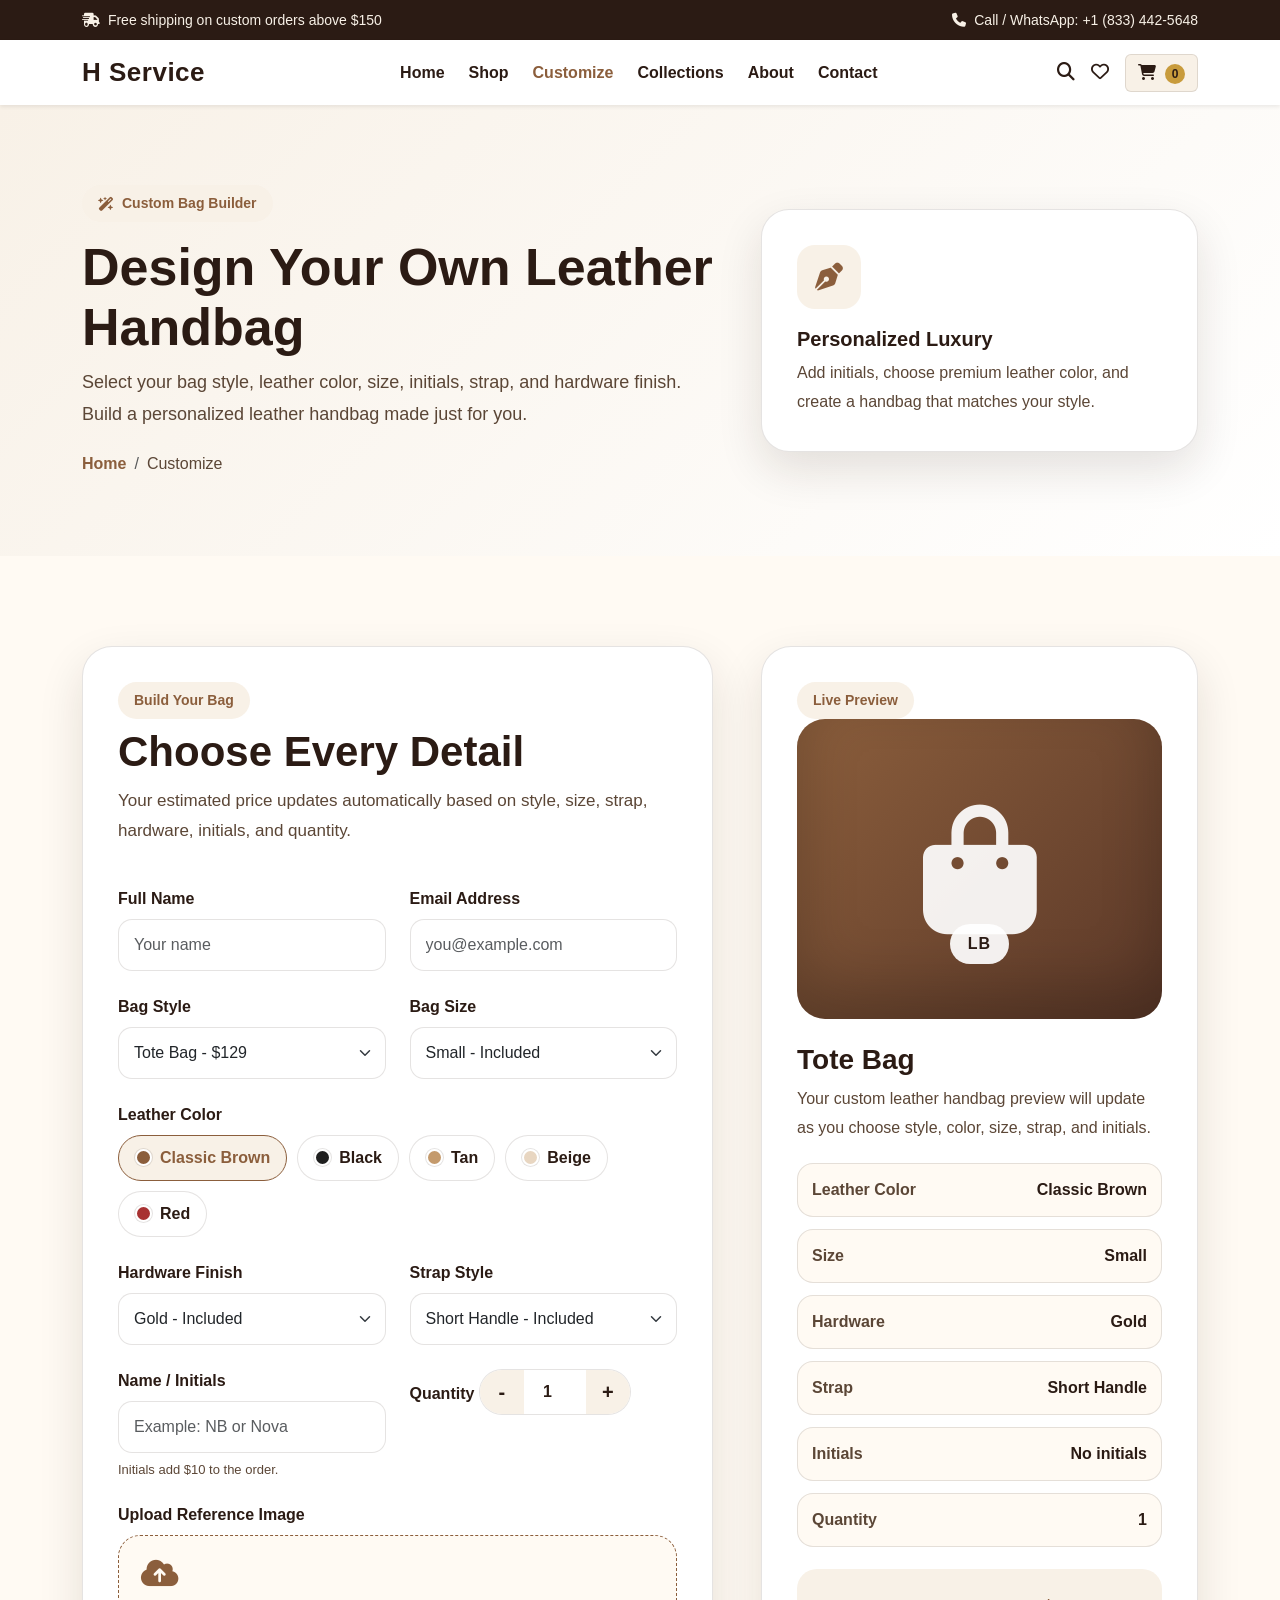
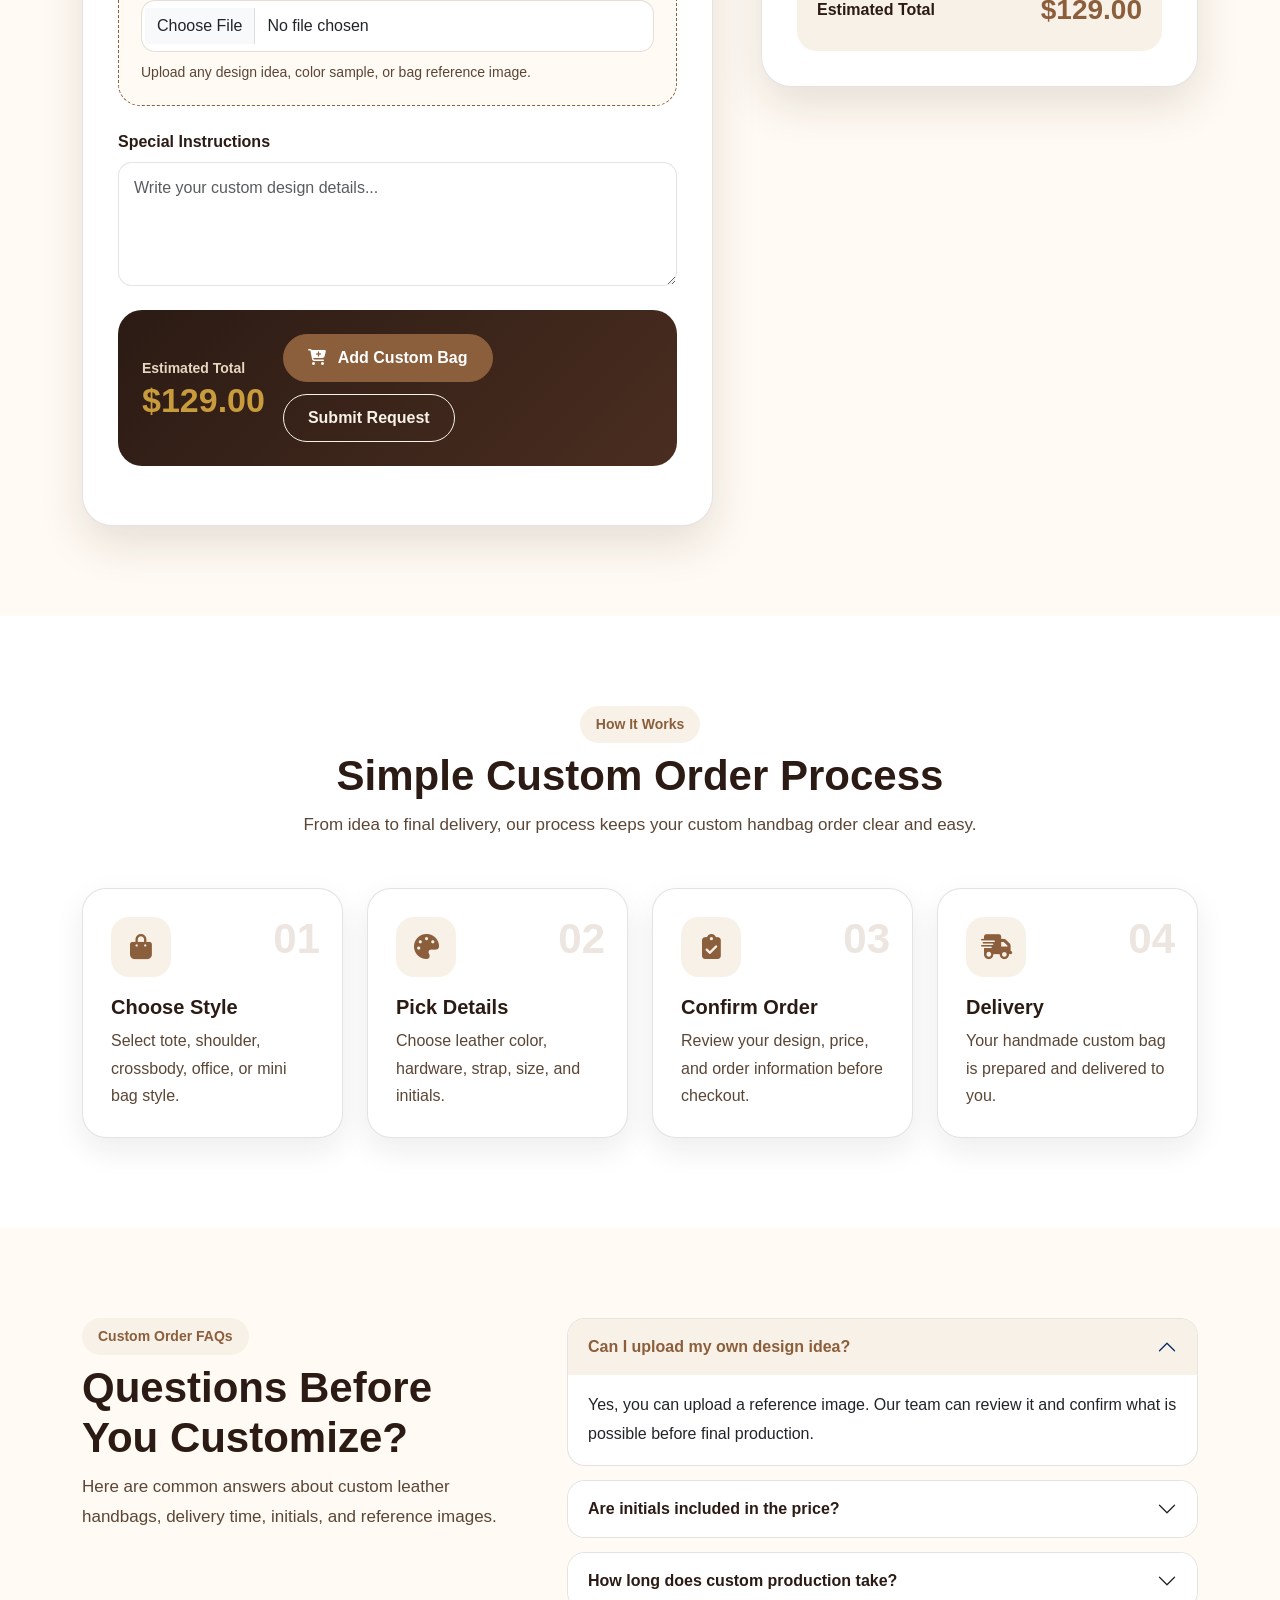
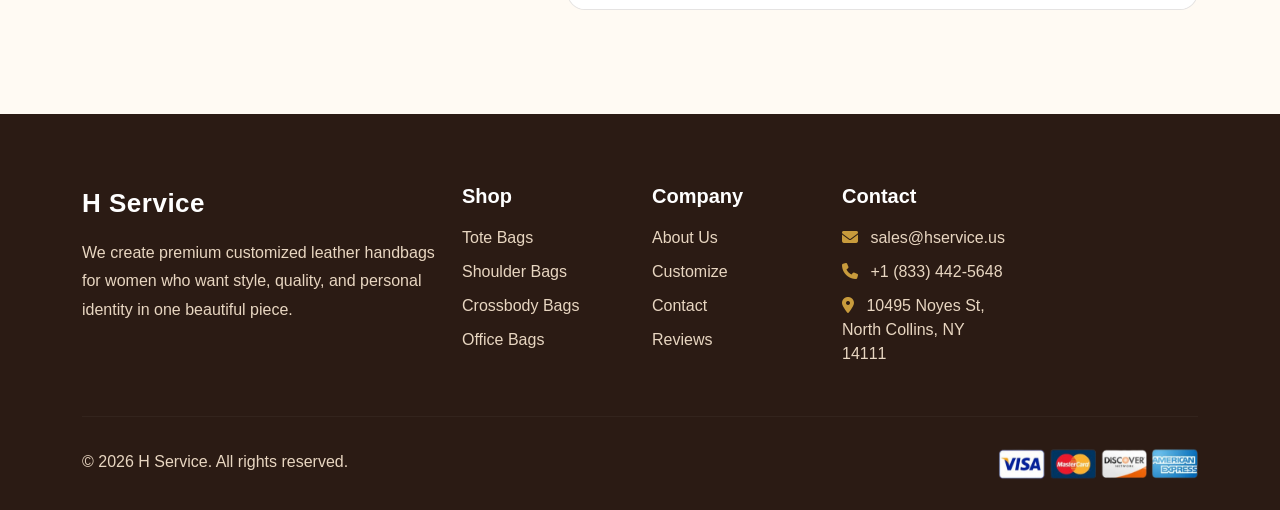
<file: customize.html>
<!DOCTYPE html>
<html lang="en">
<head>
  <meta charset="UTF-8" />
  <meta name="viewport" content="width=device-width, initial-scale=1.0" />

  <title>Customize Your Leather Handbag | LuxeBags</title>

  <meta name="description" content="Customize your leather handbag with bag style, leather color, initials, hardware finish, strap style, size, and reference image." />

  <!-- Bootstrap CSS -->
  <link
    href="https://cdn.jsdelivr.net/npm/bootstrap@5.3.3/dist/css/bootstrap.min.css"
    rel="stylesheet"
  />

  <!-- Font Awesome -->
  <link
    rel="stylesheet"
    href="https://cdnjs.cloudflare.com/ajax/libs/font-awesome/6.5.1/css/all.min.css"
  />

  <!-- Custom CSS -->
  <link rel="stylesheet" href="css/style.css" />
  <link rel="stylesheet" href="css/shop.css" />
  <link rel="stylesheet" href="css/product.css" />
  <link rel="stylesheet" href="css/customize.css" />
</head>

<body>

  <!-- Top Bar -->
  <div class="top-bar py-2">
    <div class="container">
      <div class="row align-items-center text-center text-md-start">
        <div class="col-md-6">
          <small>
            <i class="fa-solid fa-truck-fast me-1"></i>
            Free shipping on custom orders above $150
          </small>
        </div>

        <div class="col-md-6 text-md-end mt-2 mt-md-0">
          <small>
            <i class="fa-solid fa-phone me-1"></i>
            Call / WhatsApp: +1 (833) 442-5648
          </small>
        </div>
      </div>
    </div>
  </div>

  <!-- Navbar -->
  <nav class="navbar navbar-expand-lg bg-white shadow-sm sticky-top">
    <div class="container">
      <a class="navbar-brand fw-bold brand-logo" href="index.html">
      H Service      </a>

      <button
        class="navbar-toggler"
        type="button"
        data-bs-toggle="collapse"
        data-bs-target="#mainNavbar"
        aria-controls="mainNavbar"
        aria-expanded="false"
        aria-label="Toggle navigation"
      >
        <span class="navbar-toggler-icon"></span>
      </button>

      <div class="collapse navbar-collapse" id="mainNavbar">
        <ul class="navbar-nav mx-auto mb-2 mb-lg-0 gap-lg-2">
          <li class="nav-item">
            <a class="nav-link" href="index.html">Home</a>
          </li>

          <li class="nav-item">
            <a class="nav-link" href="shop.html">Shop</a>
          </li>

          <li class="nav-item">
            <a class="nav-link active" href="customize.html">Customize</a>
          </li>

          <li class="nav-item">
            <a class="nav-link" href="index.html#collections">Collections</a>
          </li>

          <li class="nav-item">
            <a class="nav-link" href="about.html">About</a>
          </li>

          <li class="nav-item">
            <a class="nav-link" href="contact.html">Contact</a>
          </li>
        </ul>

        <div class="d-flex align-items-center gap-3">
          <a href="shop.html" class="nav-icon">
            <i class="fa-solid fa-magnifying-glass"></i>
          </a>

          <a href="#" class="nav-icon">
            <i class="fa-regular fa-heart"></i>
          </a>

          <button
            class="btn cart-btn"
            type="button"
            data-bs-toggle="offcanvas"
            data-bs-target="#cartOffcanvas"
            aria-controls="cartOffcanvas"
          >
            <i class="fa-solid fa-cart-shopping"></i>
            <span class="cart-count" id="cartCount">0</span>
          </button>
        </div>
      </div>
    </div>
  </nav>

  <!-- Cart Offcanvas -->
  <div
    class="offcanvas offcanvas-end"
    tabindex="-1"
    id="cartOffcanvas"
    aria-labelledby="cartOffcanvasLabel"
  >
    <div class="offcanvas-header">
      <h5 class="offcanvas-title fw-bold" id="cartOffcanvasLabel">
        Your Cart
      </h5>

      <button
        type="button"
        class="btn-close"
        data-bs-dismiss="offcanvas"
        aria-label="Close"
      ></button>
    </div>

    <div class="offcanvas-body">
      <div id="cartItems">
        <div class="empty-cart text-center py-5">
          <i class="fa-solid fa-bag-shopping mb-3"></i>
          <h6>Your cart is empty</h6>
          <p class="text-muted small">
            Add your favorite leather handbags to cart.
          </p>
        </div>
      </div>

      <div class="cart-summary border-top pt-3 mt-3">
        <div class="d-flex justify-content-between mb-3">
          <strong>Total:</strong>
          <strong id="cartTotal">$0.00</strong>
        </div>

        <a href="cart.html" class="btn btn-main w-100 mb-2">
          View Cart
        </a>

        <a href="checkout.html" class="btn btn-outline-main w-100">
          Checkout
        </a>
      </div>
    </div>
  </div>

  <!-- Page Hero -->
  <section class="page-hero customize-page-hero">
    <div class="container">
      <div class="row align-items-center g-5">
        <div class="col-lg-7">
          <span class="section-badge">
            <i class="fa-solid fa-wand-magic-sparkles me-2"></i>
            Custom Bag Builder
          </span>

          <h1 class="page-title mt-3">
            Design Your Own Leather Handbag
          </h1>

          <p class="page-text">
            Select your bag style, leather color, size, initials, strap, and
            hardware finish. Build a personalized leather handbag made just for you.
          </p>

          <nav aria-label="breadcrumb">
            <ol class="breadcrumb shop-breadcrumb">
              <li class="breadcrumb-item">
                <a href="index.html">Home</a>
              </li>
              <li class="breadcrumb-item active" aria-current="page">
                Customize
              </li>
            </ol>
          </nav>
        </div>

        <div class="col-lg-5">
          <div class="customize-hero-box">
            <i class="fa-solid fa-pen-nib"></i>
            <h5>Personalized Luxury</h5>
            <p>
              Add initials, choose premium leather color, and create a handbag
              that matches your style.
            </p>
          </div>
        </div>
      </div>
    </div>
  </section>

  <!-- Customize Builder -->
  <section class="section-padding customize-builder-section">
    <div class="container">
      <div class="row g-5">

        <!-- Form -->
        <div class="col-lg-7">
          <div class="customizer-form-card">
            <span class="section-badge">Build Your Bag</span>

            <h2 class="section-title mt-2">
              Choose Every Detail
            </h2>

            <p class="section-text">
              Your estimated price updates automatically based on style, size,
              strap, hardware, initials, and quantity.
            </p>

            <form class="row g-4 mt-2" id="customizeForm">

              <div class="col-md-6">
                <label class="form-label" for="customCustomerName">
                  Full Name
                </label>
                <input
                  type="text"
                  class="form-control"
                  id="customCustomerName"
                  placeholder="Your name"
                  required
                />
              </div>

              <div class="col-md-6">
                <label class="form-label" for="customCustomerEmail">
                  Email Address
                </label>
                <input
                  type="email"
                  class="form-control"
                  id="customCustomerEmail"
                  placeholder="you@example.com"
                  required
                />
              </div>

              <div class="col-md-6">
                <label class="form-label" for="customBagStyle">
                  Bag Style
                </label>
                <select class="form-select custom-price-field" id="customBagStyle" required>
                  <option value="Tote Bag" data-price="129">Tote Bag - $129</option>
                  <option value="Shoulder Bag" data-price="149">Shoulder Bag - $149</option>
                  <option value="Crossbody Bag" data-price="119">Crossbody Bag - $119</option>
                  <option value="Office Bag" data-price="179">Office Bag - $179</option>
                  <option value="Mini Bag" data-price="99">Mini Bag - $99</option>
                </select>
              </div>

              <div class="col-md-6">
                <label class="form-label" for="customBagSize">
                  Bag Size
                </label>
                <select class="form-select custom-price-field" id="customBagSize" required>
                  <option value="Small" data-price="0">Small - Included</option>
                  <option value="Medium" data-price="20">Medium + $20</option>
                  <option value="Large" data-price="40">Large + $40</option>
                </select>
              </div>

              <div class="col-12">
                <label class="form-label">
                  Leather Color
                </label>

                <div class="custom-swatch-wrap">
                  <button
                    type="button"
                    class="custom-swatch active"
                    data-color="Classic Brown"
                    data-class="brown"
                  >
                    <span class="dot brown"></span>
                    Classic Brown
                  </button>

                  <button
                    type="button"
                    class="custom-swatch"
                    data-color="Black"
                    data-class="black"
                  >
                    <span class="dot black"></span>
                    Black
                  </button>

                  <button
                    type="button"
                    class="custom-swatch"
                    data-color="Tan"
                    data-class="tan"
                  >
                    <span class="dot tan"></span>
                    Tan
                  </button>

                  <button
                    type="button"
                    class="custom-swatch"
                    data-color="Beige"
                    data-class="beige"
                  >
                    <span class="dot beige"></span>
                    Beige
                  </button>

                  <button
                    type="button"
                    class="custom-swatch"
                    data-color="Red"
                    data-class="red"
                  >
                    <span class="dot red"></span>
                    Red
                  </button>
                </div>
              </div>

              <div class="col-md-6">
                <label class="form-label" for="customHardware">
                  Hardware Finish
                </label>
                <select class="form-select custom-price-field" id="customHardware">
                  <option value="Gold" data-price="0">Gold - Included</option>
                  <option value="Silver" data-price="0">Silver - Included</option>
                  <option value="Bronze" data-price="5">Bronze + $5</option>
                  <option value="Matte Black" data-price="5">Matte Black + $5</option>
                </select>
              </div>

              <div class="col-md-6">
                <label class="form-label" for="customStrap">
                  Strap Style
                </label>
                <select class="form-select custom-price-field" id="customStrap">
                  <option value="Short Handle" data-price="0">Short Handle - Included</option>
                  <option value="Long Strap" data-price="10">Long Strap + $10</option>
                  <option value="Crossbody Strap" data-price="15">Crossbody Strap + $15</option>
                  <option value="Chain Strap" data-price="20">Chain Strap + $20</option>
                </select>
              </div>

              <div class="col-md-6">
                <label class="form-label" for="customInitials">
                  Name / Initials
                </label>
                <input
                  type="text"
                  class="form-control"
                  id="customInitials"
                  maxlength="15"
                  placeholder="Example: NB or Nova"
                />
                <small class="custom-help-text">
                  Initials add $10 to the order.
                </small>
              </div>

              <div class="col-md-6">
                <label class="form-label">
                  Quantity
                </label>

                <div class="product-quantity-box">
                  <button type="button" id="customQtyMinus">-</button>

                  <input
                    type="number"
                    id="customQuantity"
                    value="1"
                    min="1"
                    max="10"
                    readonly
                  />

                  <button type="button" id="customQtyPlus">+</button>
                </div>
              </div>

              <div class="col-12">
                <label class="form-label" for="customReference">
                  Upload Reference Image
                </label>

                <div class="custom-upload-box">
                  <i class="fa-solid fa-cloud-arrow-up"></i>
                  <input
                    type="file"
                    class="form-control"
                    id="customReference"
                    accept="image/*"
                  />
                  <small>
                    Upload any design idea, color sample, or bag reference image.
                  </small>
                </div>
              </div>

              <div class="col-12">
                <label class="form-label" for="customInstructions">
                  Special Instructions
                </label>

                <textarea
                  class="form-control"
                  id="customInstructions"
                  rows="4"
                  placeholder="Write your custom design details..."
                ></textarea>
              </div>

              <div class="col-12">
                <div class="custom-action-box">
                  <div>
                    <small>Estimated Total</small>
                    <h3 id="customEstimatedTotal">$129.00</h3>
                  </div>

                  <div class="custom-action-buttons">
                    <button type="button" class="btn btn-main" id="addCustomBagToCart">
                      <i class="fa-solid fa-cart-plus me-2"></i>
                      Add Custom Bag
                    </button>

                    <button type="submit" class="btn btn-outline-main">
                      Submit Request
                    </button>
                  </div>
                </div>
              </div>

              <div class="col-12">
                <p class="form-message mb-0" id="customizeFormMessage"></p>
              </div>

            </form>
          </div>
        </div>

        <!-- Live Preview -->
        <div class="col-lg-5">
          <div class="custom-preview-card sticky-lg-top">
            <span class="section-badge">Live Preview</span>

            <div class="custom-bag-preview mt-4" id="customBagPreview">
              <i class="fa-solid fa-bag-shopping"></i>
              <span id="previewInitials">LB</span>
            </div>

            <h3 id="previewBagStyle">Tote Bag</h3>

            <p>
              Your custom leather handbag preview will update as you choose
              style, color, size, strap, and initials.
            </p>

            <div class="preview-details">
              <div>
                <span>Leather Color</span>
                <strong id="previewColor">Classic Brown</strong>
              </div>

              <div>
                <span>Size</span>
                <strong id="previewSize">Small</strong>
              </div>

              <div>
                <span>Hardware</span>
                <strong id="previewHardware">Gold</strong>
              </div>

              <div>
                <span>Strap</span>
                <strong id="previewStrap">Short Handle</strong>
              </div>

              <div>
                <span>Initials</span>
                <strong id="previewName">No initials</strong>
              </div>

              <div>
                <span>Quantity</span>
                <strong id="previewQuantity">1</strong>
              </div>
            </div>

            <div class="preview-price-box">
              <span>Estimated Total</span>
              <strong id="previewTotal">$129.00</strong>
            </div>
          </div>
        </div>

      </div>
    </div>
  </section>

  <!-- Process -->
  <section class="section-padding">
    <div class="container">
      <div class="text-center mb-5">
        <span class="section-badge">How It Works</span>

        <h2 class="section-title mt-2">
          Simple Custom Order Process
        </h2>

        <p class="section-text mx-auto">
          From idea to final delivery, our process keeps your custom handbag
          order clear and easy.
        </p>
      </div>

      <div class="row g-4">
        <div class="col-md-6 col-lg-3">
          <div class="custom-step-card">
            <span>01</span>
            <i class="fa-solid fa-bag-shopping"></i>
            <h5>Choose Style</h5>
            <p>Select tote, shoulder, crossbody, office, or mini bag style.</p>
          </div>
        </div>

        <div class="col-md-6 col-lg-3">
          <div class="custom-step-card">
            <span>02</span>
            <i class="fa-solid fa-palette"></i>
            <h5>Pick Details</h5>
            <p>Choose leather color, hardware, strap, size, and initials.</p>
          </div>
        </div>

        <div class="col-md-6 col-lg-3">
          <div class="custom-step-card">
            <span>03</span>
            <i class="fa-solid fa-clipboard-check"></i>
            <h5>Confirm Order</h5>
            <p>Review your design, price, and order information before checkout.</p>
          </div>
        </div>

        <div class="col-md-6 col-lg-3">
          <div class="custom-step-card">
            <span>04</span>
            <i class="fa-solid fa-truck-fast"></i>
            <h5>Delivery</h5>
            <p>Your handmade custom bag is prepared and delivered to you.</p>
          </div>
        </div>
      </div>
    </div>
  </section>

  <!-- FAQ -->
  <section class="section-padding reviews-section">
    <div class="container">
      <div class="row g-5">
        <div class="col-lg-5">
          <span class="section-badge">Custom Order FAQs</span>

          <h2 class="section-title mt-2">
            Questions Before You Customize?
          </h2>

          <p class="section-text">
            Here are common answers about custom leather handbags, delivery time,
            initials, and reference images.
          </p>
        </div>

        <div class="col-lg-7">
          <div class="accordion custom-accordion" id="customFaq">

            <div class="accordion-item">
              <h2 class="accordion-header" id="customFaqOneHeading">
                <button
                  class="accordion-button"
                  type="button"
                  data-bs-toggle="collapse"
                  data-bs-target="#customFaqOne"
                  aria-expanded="true"
                  aria-controls="customFaqOne"
                >
                  Can I upload my own design idea?
                </button>
              </h2>

              <div
                id="customFaqOne"
                class="accordion-collapse collapse show"
                aria-labelledby="customFaqOneHeading"
                data-bs-parent="#customFaq"
              >
                <div class="accordion-body">
                  Yes, you can upload a reference image. Our team can review it
                  and confirm what is possible before final production.
                </div>
              </div>
            </div>

            <div class="accordion-item">
              <h2 class="accordion-header" id="customFaqTwoHeading">
                <button
                  class="accordion-button collapsed"
                  type="button"
                  data-bs-toggle="collapse"
                  data-bs-target="#customFaqTwo"
                  aria-expanded="false"
                  aria-controls="customFaqTwo"
                >
                  Are initials included in the price?
                </button>
              </h2>

              <div
                id="customFaqTwo"
                class="accordion-collapse collapse"
                aria-labelledby="customFaqTwoHeading"
                data-bs-parent="#customFaq"
              >
                <div class="accordion-body">
                  Initials are optional. In this demo builder, initials add $10
                  to the estimated order total.
                </div>
              </div>
            </div>

            <div class="accordion-item">
              <h2 class="accordion-header" id="customFaqThreeHeading">
                <button
                  class="accordion-button collapsed"
                  type="button"
                  data-bs-toggle="collapse"
                  data-bs-target="#customFaqThree"
                  aria-expanded="false"
                  aria-controls="customFaqThree"
                >
                  How long does custom production take?
                </button>
              </h2>

              <div
                id="customFaqThree"
                class="accordion-collapse collapse"
                aria-labelledby="customFaqThreeHeading"
                data-bs-parent="#customFaq"
              >
                <div class="accordion-body">
                  Most custom orders take around 7 to 14 business days depending
                  on design details, leather availability, and delivery location.
                </div>
              </div>
            </div>

          </div>
        </div>
      </div>
    </div>
  </section>

  <!-- Footer -->
  <footer class="footer-section">
    <div class="container">
      <div class="row g-4">
        <div class="col-lg-4">
          <a class="footer-logo" href="index.html">
           H Service
          </a>

          <p class="footer-text mt-3">
            We create premium customized leather handbags for women who want
            style, quality, and personal identity in one beautiful piece.
          </p>

          
        </div>

        <div class="col-6 col-lg-2">
          <h5>Shop</h5>
          <ul class="footer-links">
            <li><a href="shop.html">Tote Bags</a></li>
            <li><a href="shop.html">Shoulder Bags</a></li>
            <li><a href="shop.html">Crossbody Bags</a></li>
            <li><a href="shop.html">Office Bags</a></li>
          </ul>
        </div>

        <div class="col-6 col-lg-2">
          <h5>Company</h5>
          <ul class="footer-links">
            <li><a href="about.html">About Us</a></li>
            <li><a href="customize.html">Customize</a></li>
            <li><a href="contact.html">Contact</a></li>
            <li><a href="#">Reviews</a></li>
          </ul>
        </div>

        <!-- <div class="col-6 col-lg-2">
          <h5>Support</h5>
          <ul class="footer-links">
            <li><a href="#">Shipping Policy</a></li>
            <li><a href="#">Return Policy</a></li>
            <li><a href="#">Privacy Policy</a></li>
            <li><a href="#">Terms</a></li>
          </ul>
        </div> -->

        <div class="col-6 col-lg-2">
          <h5>Contact</h5>
          <ul class="footer-contact">
            <li><i class="fa-solid fa-envelope"></i> sales@hservice.us</li>
            <li><i class="fa-solid fa-phone"></i> +1 (833) 442-5648</li>
            <li><i class="fa-solid fa-location-dot"></i> 10495 Noyes St, North Collins, NY 14111</li>
          </ul>
        </div>
      </div>

      <hr class="footer-line" />

      <div class="row align-items-center">
        <div class="col-md-6 text-center text-md-start">
          <p class="copyright mb-0">
            © 2026 H Service. All rights reserved.
          </p>
        </div>

        <div class="col-md-6 text-center text-md-end mt-2 mt-md-0">
           <img src="./images/images-removebg-preview(1)(1).png" alt="" width="200px">
        </div>
      </div>
    </div>
  </footer>

  <!-- Bootstrap JS -->
  <script
    src="https://cdn.jsdelivr.net/npm/bootstrap@5.3.3/dist/js/bootstrap.bundle.min.js"
  ></script>

  <!-- Custom JS -->
  <script src="script.js"></script>
</body>
</html>
</file>
<file: css/style.css>
:root {
  --cream: #f8f1e7;
  --leather: #8b5e3c;
  --dark: #2b1b14;
  --gold: #c89b3c;
  --beige: #e8d6c1;
  --white: #ffffff;
  --text: #5b4636;
  --light-bg: #fffaf3;
  --border: rgba(43, 27, 20, 0.12);
  --shadow: 0 18px 45px rgba(43, 27, 20, 0.12);
}

* {
  box-sizing: border-box;
}

body {
  font-family: Arial, sans-serif;
  color: var(--text);
  background-color: var(--white);
  overflow-x: hidden;
}

a {
  text-decoration: none;
}

img {
  max-width: 100%;
}

.top-bar {
  background-color: var(--dark);
  color: var(--cream);
}

.brand-logo,
.footer-logo {
  color: var(--dark);
  font-size: 26px;
  letter-spacing: 0.5px;
}

.brand-logo:hover,
.footer-logo:hover {
  color: var(--leather);
}

.navbar .nav-link {
  color: var(--dark);
  font-weight: 600;
}

.navbar .nav-link:hover,
.navbar .nav-link.active {
  color: var(--leather);
}

.nav-icon {
  color: var(--dark);
  font-size: 18px;
}

.nav-icon:hover {
  color: var(--leather);
}

.cart-btn {
  background-color: var(--cream);
  color: var(--dark);
  border: 1px solid var(--border);
  position: relative;
}

.cart-btn:hover {
  background-color: var(--leather);
  color: var(--white);
}

.cart-count {
  min-width: 20px;
  height: 20px;
  background-color: var(--gold);
  color: var(--dark);
  border-radius: 50px;
  font-size: 12px;
  font-weight: 700;
  display: inline-flex;
  align-items: center;
  justify-content: center;
  margin-left: 5px;
}

.btn-main {
  background-color: var(--leather);
  color: var(--white);
  border: 1px solid var(--leather);
  border-radius: 50px;
  padding: 11px 24px;
  font-weight: 700;
}

.btn-main:hover {
  background-color: var(--dark);
  color: var(--white);
  border-color: var(--dark);
}

.btn-outline-main {
  background-color: transparent;
  color: var(--leather);
  border: 1px solid var(--leather);
  border-radius: 50px;
  padding: 11px 24px;
  font-weight: 700;
}

.btn-outline-main:hover {
  background-color: var(--leather);
  color: var(--white);
}

.section-padding {
  padding: 90px 0;
}

.section-badge {
  display: inline-flex;
  align-items: center;
  background-color: var(--cream);
  color: var(--leather);
  padding: 8px 16px;
  border-radius: 50px;
  font-size: 14px;
  font-weight: 700;
}

.section-title {
  color: var(--dark);
  font-weight: 800;
  font-size: 42px;
  line-height: 1.2;
}

.section-text {
  color: var(--text);
  font-size: 17px;
  line-height: 1.8;
  max-width: 680px;
}

.hero-section {
  background: linear-gradient(135deg, var(--cream), #ffffff);
  padding: 100px 0;
}

.hero-title {
  color: var(--dark);
  font-size: 58px;
  font-weight: 900;
  line-height: 1.1;
}

.hero-text {
  font-size: 19px;
  line-height: 1.8;
  margin-top: 20px;
  max-width: 600px;
}

.hero-feature {
  background-color: var(--white);
  border: 1px solid var(--border);
  border-radius: 18px;
  padding: 14px;
  display: flex;
  align-items: center;
  gap: 10px;
  box-shadow: 0 10px 25px rgba(43, 27, 20, 0.07);
  height: 100%;
}

.hero-feature i {
  color: var(--gold);
  font-size: 20px;
}

.hero-feature span {
  color: var(--dark);
  font-size: 14px;
  font-weight: 700;
}

.hero-image-box {
  position: relative;
}

.hero-img {
  border-radius: 34px;
  box-shadow: var(--shadow);
  min-height: 520px;
  object-fit: cover;
}

.hero-floating-card {
  position: absolute;
  left: 25px;
  bottom: 25px;
  background-color: var(--white);
  border-radius: 20px;
  padding: 16px 18px;
  display: flex;
  align-items: center;
  gap: 12px;
  box-shadow: var(--shadow);
}

.hero-floating-card i {
  color: var(--gold);
  font-size: 24px;
}

.hero-floating-card strong {
  color: var(--dark);
  display: block;
}

.hero-floating-card small {
  color: var(--text);
}

.category-card {
  display: block;
  border-radius: 24px;
  overflow: hidden;
  position: relative;
  min-height: 320px;
  box-shadow: 0 14px 35px rgba(43, 27, 20, 0.12);
}

.category-card img {
  width: 100%;
  height: 320px;
  object-fit: cover;
  transition: 0.4s ease;
}

.category-card:hover img {
  transform: scale(1.08);
}

.category-content {
  position: absolute;
  left: 18px;
  right: 18px;
  bottom: 18px;
  background-color: rgba(255, 255, 255, 0.92);
  border-radius: 18px;
  padding: 16px;
}

.category-content h5 {
  color: var(--dark);
  font-weight: 800;
  margin-bottom: 4px;
}

.category-content span {
  color: var(--leather);
  font-size: 14px;
  font-weight: 700;
}

.customize-section,
.why-section,
.reviews-section {
  background-color: var(--light-bg);
}

.customize-img-grid {
  position: relative;
}

.customize-img-grid img {
  min-height: 480px;
  object-fit: cover;
  box-shadow: var(--shadow);
}

.customize-mini-card {
  position: absolute;
  right: 25px;
  bottom: 25px;
  background-color: var(--white);
  border-radius: 20px;
  padding: 20px;
  max-width: 230px;
  box-shadow: var(--shadow);
}

.customize-mini-card i {
  color: var(--gold);
  font-size: 28px;
  margin-bottom: 12px;
}

.customize-mini-card h6 {
  color: var(--dark);
  font-weight: 800;
}

.customize-mini-card p {
  font-size: 14px;
  margin-bottom: 0;
}

.custom-option {
  background-color: var(--white);
  border: 1px solid var(--border);
  border-radius: 20px;
  padding: 18px;
  display: flex;
  gap: 14px;
  height: 100%;
  box-shadow: 0 10px 25px rgba(43, 27, 20, 0.06);
}

.custom-option i {
  color: var(--gold);
  font-size: 24px;
  margin-top: 4px;
}

.custom-option h6 {
  color: var(--dark);
  font-weight: 800;
  margin-bottom: 5px;
}

.custom-option p {
  font-size: 14px;
  margin-bottom: 0;
}

.product-card {
  background-color: var(--white);
  border: 1px solid var(--border);
  border-radius: 24px;
  overflow: hidden;
  box-shadow: 0 12px 30px rgba(43, 27, 20, 0.08);
  height: 100%;
}

.product-img-box {
  position: relative;
  overflow: hidden;
}

.product-img-box img {
  width: 100%;
  height: 290px;
  object-fit: cover;
  transition: 0.4s ease;
}

.product-card:hover .product-img-box img {
  transform: scale(1.08);
}

.product-label {
  position: absolute;
  top: 15px;
  left: 15px;
  background-color: var(--gold);
  color: var(--dark);
  border-radius: 50px;
  padding: 6px 12px;
  font-size: 12px;
  font-weight: 800;
}

.product-actions {
  position: absolute;
  top: 15px;
  right: 15px;
  display: grid;
  gap: 8px;
}

.product-action-btn {
  width: 38px;
  height: 38px;
  border-radius: 50px;
  border: none;
  background-color: var(--white);
  color: var(--dark);
  box-shadow: 0 8px 20px rgba(43, 27, 20, 0.12);
}

.product-action-btn:hover {
  background-color: var(--leather);
  color: var(--white);
}

.product-content {
  padding: 20px;
}

.product-rating {
  color: var(--gold);
  font-size: 14px;
  margin-bottom: 10px;
}

.product-rating span {
  color: var(--text);
  margin-left: 4px;
}

.product-content h5 {
  color: var(--dark);
  font-weight: 800;
}

.product-content p {
  font-size: 14px;
  line-height: 1.6;
}

.product-price {
  color: var(--leather);
  font-size: 18px;
}

.why-card {
  background-color: var(--white);
  border: 1px solid var(--border);
  border-radius: 24px;
  padding: 28px;
  height: 100%;
  box-shadow: 0 12px 30px rgba(43, 27, 20, 0.07);
}

.why-card i {
  width: 60px;
  height: 60px;
  background-color: var(--cream);
  color: var(--leather);
  border-radius: 18px;
  display: inline-flex;
  align-items: center;
  justify-content: center;
  font-size: 25px;
  margin-bottom: 18px;
}

.why-card h5 {
  color: var(--dark);
  font-weight: 800;
}

.why-card p {
  line-height: 1.7;
  margin-bottom: 0;
}

.custom-form-box {
  background: linear-gradient(135deg, var(--dark), #4a2d20);
  border-radius: 34px;
  padding: 55px;
  color: var(--cream);
}

.custom-form-box .section-title {
  color: var(--white);
}

.custom-form-box .section-text {
  color: var(--beige);
}

.custom-list {
  list-style: none;
  padding: 0;
  margin: 25px 0 0;
}

.custom-list li {
  margin-bottom: 12px;
  color: var(--cream);
  font-weight: 600;
}

.custom-list i {
  color: var(--gold);
  margin-right: 8px;
}

.custom-form-box .form-label {
  color: var(--cream);
  font-weight: 700;
}

.form-control,
.form-select {
  border-radius: 14px;
  border: 1px solid var(--border);
  padding: 13px 15px;
  box-shadow: none;
}

.form-control:focus,
.form-select:focus {
  border-color: var(--gold);
  box-shadow: 0 0 0 4px rgba(200, 155, 60, 0.18);
}

.form-message,
.newsletter-message {
  font-weight: 700;
}

.review-card {
  background-color: var(--white);
  border: 1px solid var(--border);
  border-radius: 24px;
  padding: 28px;
  height: 100%;
  box-shadow: 0 12px 30px rgba(43, 27, 20, 0.07);
}

.review-stars {
  color: var(--gold);
  margin-bottom: 16px;
}

.review-card p {
  line-height: 1.8;
}

.review-user {
  display: flex;
  align-items: center;
  gap: 12px;
  margin-top: 20px;
}

.review-avatar {
  width: 48px;
  height: 48px;
  border-radius: 50px;
  background-color: var(--leather);
  color: var(--white);
  display: inline-flex;
  align-items: center;
  justify-content: center;
  font-weight: 800;
}

.review-user h6 {
  color: var(--dark);
  font-weight: 800;
  margin-bottom: 0;
}

.custom-accordion .accordion-item {
  border: 1px solid var(--border);
  border-radius: 18px;
  overflow: hidden;
  margin-bottom: 14px;
}

.custom-accordion .accordion-button {
  color: var(--dark);
  font-weight: 800;
  box-shadow: none;
  padding: 18px 20px;
}

.custom-accordion .accordion-button:not(.collapsed) {
  background-color: var(--cream);
  color: var(--leather);
}

.custom-accordion .accordion-body {
  line-height: 1.8;
}

.newsletter-section {
  padding: 30px 0 90px;
}

.newsletter-box {
  background: linear-gradient(135deg, var(--leather), var(--dark));
  border-radius: 34px;
  padding: 50px;
  color: var(--white);
}

.newsletter-box h2 {
  font-weight: 900;
}

.newsletter-box p {
  color: var(--cream);
  margin-bottom: 0;
}

.newsletter-form .form-control {
  border-radius: 50px 0 0 50px;
  min-height: 55px;
}

.newsletter-form .btn {
  border-radius: 0 50px 50px 0;
  background-color: var(--gold);
  color: var(--dark);
  border-color: var(--gold);
}

.newsletter-form .btn:hover {
  background-color: var(--cream);
  border-color: var(--cream);
  color: var(--dark);
}

.footer-section {
  background-color: var(--dark);
  color: var(--cream);
  padding: 70px 0 25px;
}

.footer-logo {
  color: var(--white);
  font-weight: 900;
}

.footer-text {
  color: var(--beige);
  line-height: 1.8;
}

.footer-social {
  display: flex;
  gap: 10px;
  margin-top: 20px;
}

.footer-social a {
  width: 42px;
  height: 42px;
  border-radius: 50px;
  background-color: rgba(255, 255, 255, 0.08);
  color: var(--cream);
  display: inline-flex;
  align-items: center;
  justify-content: center;
}

.footer-social a:hover {
  background-color: var(--gold);
  color: var(--dark);
}

.footer-section h5 {
  color: var(--white);
  font-weight: 800;
  margin-bottom: 18px;
}

.footer-links,
.footer-contact {
  list-style: none;
  padding: 0;
  margin: 0;
}

.footer-links li,
.footer-contact li {
  margin-bottom: 10px;
  color: var(--beige);
}

.footer-links a {
  color: var(--beige);
}

.footer-links a:hover {
  color: var(--gold);
}

.footer-contact i {
  color: var(--gold);
  margin-right: 8px;
}

.footer-line {
  border-color: rgba(255, 255, 255, 0.16);
  margin: 40px 0 22px;
}

.copyright,
.payment-text {
  color: var(--beige);
}

.payment-text i {
  font-size: 24px;
  margin-left: 8px;
  color: var(--cream);
}

.empty-cart i {
  font-size: 46px;
  color: var(--leather);
}

.cart-item {
  display: flex;
  gap: 12px;
  border: 1px solid var(--border);
  border-radius: 18px;
  padding: 12px;
  margin-bottom: 12px;
  background-color: var(--light-bg);
}

.cart-item-icon {
  width: 52px;
  height: 52px;
  background-color: var(--cream);
  color: var(--leather);
  border-radius: 14px;
  display: inline-flex;
  align-items: center;
  justify-content: center;
  font-size: 22px;
}

.cart-item-info {
  flex: 1;
}

.cart-item-info h6 {
  color: var(--dark);
  font-weight: 800;
  margin-bottom: 4px;
}

.cart-item-info p {
  margin-bottom: 8px;
  font-size: 14px;
}

.cart-qty {
  display: inline-flex;
  align-items: center;
  gap: 8px;
}

.cart-qty button,
.remove-cart-item {
  border: none;
  background-color: var(--white);
  color: var(--dark);
  border-radius: 50px;
  width: 28px;
  height: 28px;
  font-weight: 800;
}

.cart-qty button:hover,
.remove-cart-item:hover {
  background-color: var(--leather);
  color: var(--white);
}

.toast-message {
  position: fixed;
  right: 20px;
  bottom: 20px;
  background-color: var(--dark);
  color: var(--white);
  border-radius: 16px;
  padding: 14px 18px;
  box-shadow: var(--shadow);
  z-index: 9999;
  display: none;
}

.toast-message.show {
  display: block;
}

@media (max-width: 991px) {
  .hero-title {
    font-size: 44px;
  }

  .section-title {
    font-size: 34px;
  }

  .hero-section {
    padding: 70px 0;
  }

  .hero-img {
    min-height: 420px;
  }

  .custom-form-box,
  .newsletter-box {
    padding: 35px;
  }
}

@media (max-width: 575px) {
  .hero-title {
    font-size: 36px;
  }

  .section-title {
    font-size: 30px;
  }

  .section-padding {
    padding: 65px 0;
  }

  .hero-floating-card,
  .customize-mini-card {
    position: static;
    margin-top: 15px;
  }

  .category-card,
  .category-card img {
    min-height: 260px;
    height: 260px;
  }

  .custom-form-box,
  .newsletter-box {
    padding: 25px;
    border-radius: 24px;
  }

  .newsletter-form .input-group {
    display: grid;
    gap: 12px;
  }

  .newsletter-form .form-control,
  .newsletter-form .btn {
    border-radius: 50px;
    width: 100%;
  }
}
</file>
<file: css/shop.css>
.page-hero {
  background: linear-gradient(135deg, var(--cream), #ffffff);
  padding: 80px 0;
}

.page-title {
  color: var(--dark);
  font-size: 52px;
  font-weight: 900;
  line-height: 1.15;
}

.page-text {
  color: var(--text);
  font-size: 18px;
  line-height: 1.8;
  max-width: 700px;
}

.shop-breadcrumb {
  margin-top: 22px;
  margin-bottom: 0;
}

.shop-breadcrumb a {
  color: var(--leather);
  font-weight: 700;
}

.shop-breadcrumb .active {
  color: var(--text);
}

.shop-hero-card {
  background-color: var(--white);
  border: 1px solid var(--border);
  border-radius: 28px;
  padding: 35px;
  box-shadow: var(--shadow);
}

.shop-hero-card i {
  width: 62px;
  height: 62px;
  background-color: var(--cream);
  color: var(--leather);
  border-radius: 18px;
  display: inline-flex;
  align-items: center;
  justify-content: center;
  font-size: 26px;
  margin-bottom: 18px;
}

.shop-hero-card h5 {
  color: var(--dark);
  font-weight: 900;
}

.shop-hero-card p {
  line-height: 1.8;
}

.filter-card {
  background-color: var(--white);
  border: 1px solid var(--border);
  border-radius: 24px;
  padding: 24px;
  box-shadow: 0 12px 30px rgba(43, 27, 20, 0.08);
}

.filter-card h5,
.filter-card h6 {
  color: var(--dark);
  font-weight: 900;
}

.filter-group {
  border-bottom: 1px solid var(--border);
  padding-bottom: 22px;
  margin-bottom: 22px;
}

.filter-group .form-check {
  margin-bottom: 10px;
}

.form-check-input:checked {
  background-color: var(--leather);
  border-color: var(--leather);
}

.form-check-input:focus {
  border-color: var(--gold);
  box-shadow: 0 0 0 4px rgba(200, 155, 60, 0.18);
}

.form-check-label {
  color: var(--text);
  font-weight: 600;
}

.shop-toolbar {
  background-color: var(--light-bg);
  border: 1px solid var(--border);
  border-radius: 22px;
  padding: 18px 20px;
  display: flex;
  align-items: center;
  justify-content: space-between;
  gap: 16px;
}

.shop-toolbar h4 {
  color: var(--dark);
  font-weight: 900;
}

.shop-sort {
  min-width: 220px;
}

.color-dots {
  display: flex;
  align-items: center;
  gap: 8px;
}

.dot {
  width: 17px;
  height: 17px;
  border-radius: 50px;
  border: 2px solid var(--white);
  box-shadow: 0 0 0 1px var(--border);
  display: inline-block;
}

.dot.brown {
  background-color: #8b5e3c;
}

.dot.black {
  background-color: #1f1f1f;
}

.dot.tan {
  background-color: #c49a6c;
}

.dot.beige {
  background-color: #e8d6c1;
}

.dot.red {
  background-color: #a83232;
}

.no-products i {
  font-size: 46px;
  color: var(--leather);
}

.product-action-btn {
  text-align: center;
  line-height: 38px;
}

@media (max-width: 991px) {
  .page-title {
    font-size: 40px;
  }

  .shop-toolbar {
    align-items: flex-start;
    flex-direction: column;
  }

  .shop-sort {
    width: 100%;
  }
}

@media (max-width: 575px) {
  .page-hero {
    padding: 60px 0;
  }

  .page-title {
    font-size: 34px;
  }

  .filter-card {
    padding: 20px;
  }
}
</file>
<file: css/product.css>
.product-detail-section {
  background: linear-gradient(135deg, var(--cream), #ffffff);
}

.product-gallery-box {
  background-color: var(--white);
  border: 1px solid var(--border);
  border-radius: 28px;
  padding: 18px;
  box-shadow: var(--shadow);
}

.main-product-image {
  position: relative;
  border-radius: 24px;
  overflow: hidden;
}

.main-product-image img {
  width: 100%;
  height: 560px;
  object-fit: cover;
  display: block;
}

.product-detail-badge {
  position: absolute;
  left: 18px;
  top: 18px;
  background-color: var(--gold);
  color: var(--dark);
  border-radius: 50px;
  padding: 8px 16px;
  font-size: 13px;
  font-weight: 900;
}

.product-thumbnails {
  display: grid;
  grid-template-columns: repeat(4, 1fr);
  gap: 14px;
}

.product-thumb {
  border: 2px solid transparent;
  border-radius: 18px;
  padding: 0;
  overflow: hidden;
  background-color: var(--cream);
  cursor: pointer;
}

.product-thumb.active {
  border-color: var(--leather);
}

.product-thumb img {
  width: 100%;
  height: 105px;
  object-fit: cover;
  display: block;
}

.product-detail-content {
  background-color: var(--white);
  border: 1px solid var(--border);
  border-radius: 28px;
  padding: 35px;
  box-shadow: var(--shadow);
}

.product-detail-title {
  color: var(--dark);
  font-size: 46px;
  font-weight: 900;
  line-height: 1.15;
}

.product-detail-rating {
  color: var(--gold);
  margin: 16px 0;
}

.product-detail-rating span {
  color: var(--text);
  margin-left: 8px;
  font-weight: 600;
}

.product-detail-price {
  display: flex;
  align-items: center;
  gap: 14px;
  margin-bottom: 18px;
}

.product-detail-price span {
  color: var(--leather);
  font-size: 32px;
  font-weight: 900;
}

.product-detail-price del {
  color: #9c8a7a;
  font-size: 19px;
}

.product-detail-text {
  color: var(--text);
  line-height: 1.8;
  font-size: 17px;
}

.product-benefits {
  display: grid;
  gap: 10px;
  margin-top: 20px;
}

.product-benefits div {
  color: var(--dark);
  font-weight: 700;
}

.product-benefits i {
  color: var(--gold);
  margin-right: 8px;
}

.product-option-group {
  margin-bottom: 20px;
}

.product-option-label {
  color: var(--dark);
  font-weight: 900;
  margin-bottom: 10px;
  display: block;
}

.product-color-options {
  display: flex;
  flex-wrap: wrap;
  gap: 10px;
}

.product-color-option {
  border: 1px solid var(--border);
  background-color: var(--white);
  color: var(--dark);
  border-radius: 50px;
  padding: 10px 15px;
  font-weight: 700;
  display: inline-flex;
  align-items: center;
  gap: 8px;
}

.product-color-option.active,
.product-color-option:hover {
  background-color: var(--cream);
  border-color: var(--leather);
  color: var(--leather);
}

.product-quantity-box {
  display: inline-flex;
  align-items: center;
  border: 1px solid var(--border);
  border-radius: 50px;
  overflow: hidden;
  background-color: var(--white);
}

.product-quantity-box button {
  width: 44px;
  height: 44px;
  border: none;
  background-color: var(--cream);
  color: var(--dark);
  font-size: 20px;
  font-weight: 900;
}

.product-quantity-box button:hover {
  background-color: var(--leather);
  color: var(--white);
}

.product-quantity-box input {
  width: 62px;
  height: 44px;
  border: none;
  text-align: center;
  font-weight: 900;
  color: var(--dark);
  background-color: var(--white);
}

.product-detail-buttons {
  display: flex;
  flex-wrap: wrap;
  gap: 14px;
}

.product-detail-buttons .btn {
  min-width: 170px;
}

.product-extra-info {
  border-top: 1px solid var(--border);
  padding-top: 20px;
  display: grid;
  gap: 10px;
}

.product-extra-info div {
  color: var(--text);
  font-weight: 600;
}

.product-extra-info i {
  color: var(--gold);
  margin-right: 8px;
}

.product-tabs-section {
  background-color: var(--light-bg);
  padding: 70px 0;
}

.product-tabs-box {
  background-color: var(--white);
  border: 1px solid var(--border);
  border-radius: 28px;
  padding: 35px;
  box-shadow: 0 12px 30px rgba(43, 27, 20, 0.08);
}

.product-tabs {
  gap: 10px;
}

.product-tabs .nav-link {
  color: var(--leather);
  border: 1px solid var(--leather);
  border-radius: 50px;
  font-weight: 800;
  padding: 10px 22px;
}

.product-tabs .nav-link.active {
  background-color: var(--leather);
  color: var(--white);
}

.product-tabs-box h4 {
  color: var(--dark);
  font-weight: 900;
  margin-bottom: 14px;
}

.product-tabs-box p {
  color: var(--text);
  line-height: 1.8;
}

.product-info-table th {
  color: var(--dark);
  width: 220px;
  background-color: var(--cream);
}

.product-info-table td {
  color: var(--text);
}

.product-review-item {
  border: 1px solid var(--border);
  border-radius: 20px;
  padding: 20px;
  margin-bottom: 16px;
  background-color: var(--light-bg);
}

.product-review-item p {
  margin-bottom: 10px;
}

.product-review-item strong {
  color: var(--dark);
}

@media (max-width: 991px) {
  .main-product-image img {
    height: 460px;
  }

  .product-detail-title {
    font-size: 38px;
  }

  .product-detail-content {
    padding: 28px;
  }
}

@media (max-width: 575px) {
  .main-product-image img {
    height: 360px;
  }

  .product-thumbnails {
    grid-template-columns: repeat(2, 1fr);
  }

  .product-thumb img {
    height: 120px;
  }

  .product-detail-title {
    font-size: 32px;
  }

  .product-detail-price span {
    font-size: 26px;
  }

  .product-detail-buttons .btn {
    width: 100%;
  }

  .product-tabs-box {
    padding: 24px;
  }

  .product-tabs .nav-link {
    width: 100%;
  }
}
</file>
<file: css/customize.css>
.customize-page-hero {
  background: linear-gradient(135deg, var(--cream), #ffffff);
}

.customize-hero-box {
  background-color: var(--white);
  border: 1px solid var(--border);
  border-radius: 28px;
  padding: 35px;
  box-shadow: var(--shadow);
}

.customize-hero-box i {
  width: 64px;
  height: 64px;
  background-color: var(--cream);
  color: var(--leather);
  border-radius: 18px;
  display: inline-flex;
  align-items: center;
  justify-content: center;
  font-size: 28px;
  margin-bottom: 18px;
}

.customize-hero-box h5 {
  color: var(--dark);
  font-weight: 900;
}

.customize-hero-box p {
  line-height: 1.8;
  margin-bottom: 0;
}

.customize-builder-section {
  background-color: var(--light-bg);
}

.customizer-form-card,
.custom-preview-card {
  background-color: var(--white);
  border: 1px solid var(--border);
  border-radius: 30px;
  padding: 35px;
  box-shadow: var(--shadow);
}

.customizer-form-card .form-label {
  color: var(--dark);
  font-weight: 900;
}

.custom-help-text {
  color: var(--text);
  font-size: 13px;
  display: block;
  margin-top: 7px;
}

.custom-swatch-wrap {
  display: flex;
  flex-wrap: wrap;
  gap: 10px;
}

.custom-swatch {
  border: 1px solid var(--border);
  background-color: var(--white);
  color: var(--dark);
  border-radius: 50px;
  padding: 10px 16px;
  font-weight: 800;
  display: inline-flex;
  align-items: center;
  gap: 8px;
}

.custom-swatch.active,
.custom-swatch:hover {
  background-color: var(--cream);
  border-color: var(--leather);
  color: var(--leather);
}

.custom-upload-box {
  background-color: var(--light-bg);
  border: 1px dashed var(--leather);
  border-radius: 22px;
  padding: 22px;
}

.custom-upload-box i {
  color: var(--leather);
  font-size: 30px;
  margin-bottom: 12px;
}

.custom-upload-box small {
  color: var(--text);
  display: block;
  margin-top: 10px;
}

.custom-action-box {
  background: linear-gradient(135deg, var(--dark), #4a2d20);
  border-radius: 24px;
  padding: 24px;
  color: var(--white);
  display: flex;
  align-items: center;
  justify-content: space-between;
  gap: 18px;
}

.custom-action-box small {
  color: var(--beige);
  font-weight: 700;
}

.custom-action-box h3 {
  color: var(--gold);
  font-size: 34px;
  font-weight: 900;
  margin-bottom: 0;
}

.custom-action-buttons {
  display: flex;
  flex-wrap: wrap;
  gap: 12px;
}

.custom-action-buttons .btn-outline-main {
  color: var(--cream);
  border-color: var(--cream);
}

.custom-action-buttons .btn-outline-main:hover {
  background-color: var(--cream);
  color: var(--dark);
}

.custom-preview-card {
  top: 100px;
}

.custom-bag-preview {
  min-height: 300px;
  border-radius: 28px;
  background: linear-gradient(135deg, #8b5e3c, #5b3828);
  color: var(--white);
  display: flex;
  align-items: center;
  justify-content: center;
  position: relative;
  box-shadow: inset 0 -30px 60px rgba(0, 0, 0, 0.22);
  margin-bottom: 24px;
}

.custom-bag-preview i {
  font-size: 130px;
  opacity: 0.92;
}

.custom-bag-preview span {
  position: absolute;
  bottom: 55px;
  background-color: rgba(255, 255, 255, 0.92);
  color: var(--dark);
  border-radius: 50px;
  padding: 8px 18px;
  font-weight: 900;
  letter-spacing: 1px;
}

.custom-bag-preview.brown {
  background: linear-gradient(135deg, #8b5e3c, #5b3828);
}

.custom-bag-preview.black {
  background: linear-gradient(135deg, #2b2b2b, #070707);
}

.custom-bag-preview.tan {
  background: linear-gradient(135deg, #c49a6c, #8c6338);
}

.custom-bag-preview.beige {
  background: linear-gradient(135deg, #e8d6c1, #b79b7e);
}

.custom-bag-preview.red {
  background: linear-gradient(135deg, #a83232, #5f1616);
}

.custom-preview-card h3 {
  color: var(--dark);
  font-weight: 900;
}

.custom-preview-card p {
  color: var(--text);
  line-height: 1.8;
}

.preview-details {
  display: grid;
  gap: 12px;
  margin-top: 20px;
}

.preview-details div {
  background-color: var(--light-bg);
  border: 1px solid var(--border);
  border-radius: 16px;
  padding: 14px;
  display: flex;
  justify-content: space-between;
  gap: 12px;
}

.preview-details span {
  color: var(--text);
  font-weight: 700;
}

.preview-details strong {
  color: var(--dark);
  text-align: right;
}

.preview-price-box {
  background-color: var(--cream);
  border-radius: 20px;
  padding: 20px;
  margin-top: 22px;
  display: flex;
  justify-content: space-between;
  align-items: center;
}

.preview-price-box span {
  color: var(--dark);
  font-weight: 800;
}

.preview-price-box strong {
  color: var(--leather);
  font-size: 28px;
  font-weight: 900;
}

.custom-step-card {
  background-color: var(--white);
  border: 1px solid var(--border);
  border-radius: 24px;
  padding: 28px;
  height: 100%;
  box-shadow: 0 12px 30px rgba(43, 27, 20, 0.08);
  position: relative;
}

.custom-step-card span {
  position: absolute;
  right: 22px;
  top: 18px;
  color: rgba(139, 94, 60, 0.16);
  font-size: 42px;
  font-weight: 900;
}

.custom-step-card i {
  width: 60px;
  height: 60px;
  background-color: var(--cream);
  color: var(--leather);
  border-radius: 18px;
  display: inline-flex;
  align-items: center;
  justify-content: center;
  font-size: 25px;
  margin-bottom: 18px;
}

.custom-step-card h5 {
  color: var(--dark);
  font-weight: 900;
}

.custom-step-card p {
  line-height: 1.7;
  margin-bottom: 0;
}

.cart-item-details {
  display: block;
  color: var(--text);
  font-size: 12px;
  line-height: 1.5;
  margin-bottom: 8px;
}

@media (max-width: 991px) {
  .custom-preview-card {
    top: 0;
  }

  .custom-action-box {
    align-items: flex-start;
    flex-direction: column;
  }

  .custom-action-buttons,
  .custom-action-buttons .btn {
    width: 100%;
  }
}

@media (max-width: 575px) {
  .customizer-form-card,
  .custom-preview-card {
    padding: 24px;
  }

  .custom-bag-preview {
    min-height: 240px;
  }

  .custom-bag-preview i {
    font-size: 105px;
  }

  .preview-details div,
  .preview-price-box {
    flex-direction: column;
    align-items: flex-start;
  }

  .preview-details strong {
    text-align: left;
  }
}
</file>
<file: css/cart.css>
.cart-page-hero {
  background: linear-gradient(135deg, var(--cream), #ffffff);
}

.cart-hero-card {
  background-color: var(--white);
  border: 1px solid var(--border);
  border-radius: 28px;
  padding: 32px;
  box-shadow: var(--shadow);
}

.cart-hero-card i {
  width: 62px;
  height: 62px;
  background-color: var(--cream);
  color: var(--leather);
  border-radius: 18px;
  display: inline-flex;
  align-items: center;
  justify-content: center;
  font-size: 26px;
  margin-bottom: 18px;
}

.cart-hero-card h5 {
  color: var(--dark);
  font-weight: 900;
}

.cart-hero-card p {
  line-height: 1.8;
  margin-bottom: 0;
}

.cart-page-section {
  background-color: var(--light-bg);
}

.cart-page-card,
.order-summary-card {
  background-color: var(--white);
  border: 1px solid var(--border);
  border-radius: 30px;
  padding: 30px;
  box-shadow: var(--shadow);
}

.cart-page-header {
  display: flex;
  align-items: center;
  justify-content: space-between;
  gap: 16px;
  margin-bottom: 24px;
}

.cart-page-header h3,
.order-summary-card h3 {
  color: var(--dark);
  font-weight: 900;
  margin-bottom: 4px;
}

.free-shipping-box {
  background-color: var(--cream);
  border-radius: 20px;
  padding: 18px;
  margin-bottom: 24px;
}

.free-shipping-box span {
  color: var(--dark);
  font-weight: 800;
}

.free-shipping-box strong {
  color: var(--leather);
}

.free-shipping-progress {
  height: 10px;
  background-color: rgba(43, 27, 20, 0.12);
  border-radius: 50px;
  overflow: hidden;
}

.free-shipping-progress .progress-bar {
  background-color: var(--leather);
}

.cart-page-item {
  display: grid;
  grid-template-columns: 80px 1fr auto;
  gap: 18px;
  align-items: center;
  border: 1px solid var(--border);
  border-radius: 22px;
  padding: 18px;
  margin-bottom: 16px;
  background-color: var(--white);
}

.cart-page-icon {
  width: 80px;
  height: 80px;
  background-color: var(--cream);
  color: var(--leather);
  border-radius: 20px;
  display: inline-flex;
  align-items: center;
  justify-content: center;
  font-size: 32px;
}

.cart-page-info h5 {
  color: var(--dark);
  font-weight: 900;
  margin-bottom: 6px;
}

.cart-page-info p {
  color: var(--text);
  font-size: 14px;
  line-height: 1.6;
  margin-bottom: 8px;
}

.cart-page-price {
  color: var(--leather);
  font-weight: 900;
  font-size: 18px;
}

.cart-page-controls {
  display: flex;
  align-items: center;
  gap: 12px;
}

.cart-page-controls .cart-qty {
  background-color: var(--light-bg);
  border: 1px solid var(--border);
  border-radius: 50px;
  padding: 4px;
}

.cart-page-controls .remove-cart-item {
  background-color: var(--cream);
  color: var(--dark);
}

.cart-page-controls .remove-cart-item:hover {
  background-color: #b63434;
  color: var(--white);
}

.cart-page-empty {
  background-color: var(--light-bg);
  border: 1px dashed var(--leather);
  border-radius: 24px;
  padding: 55px 20px;
  text-align: center;
}

.cart-page-empty i {
  color: var(--leather);
  font-size: 58px;
  margin-bottom: 18px;
}

.cart-page-empty h4 {
  color: var(--dark);
  font-weight: 900;
}

.cart-page-empty p {
  color: var(--text);
  margin-bottom: 22px;
}

.cart-page-actions {
  display: flex;
  flex-wrap: wrap;
  gap: 14px;
  justify-content: space-between;
  border-top: 1px solid var(--border);
  margin-top: 24px;
  padding-top: 24px;
}

.order-summary-card {
  top: 100px;
}

.coupon-box {
  background-color: var(--light-bg);
  border: 1px solid var(--border);
  border-radius: 20px;
  padding: 18px;
  margin: 22px 0;
}

.coupon-box .form-label {
  color: var(--dark);
  font-weight: 900;
}

.coupon-box .input-group .form-control {
  border-radius: 50px 0 0 50px;
}

.coupon-box .input-group .btn {
  border-radius: 0 50px 50px 0;
}

.coupon-message {
  display: block;
  margin-top: 10px;
  font-weight: 800;
}

.summary-lines {
  display: grid;
  gap: 14px;
  border-bottom: 1px solid var(--border);
  padding-bottom: 18px;
  margin-bottom: 18px;
}

.summary-lines div,
.summary-total {
  display: flex;
  align-items: center;
  justify-content: space-between;
  gap: 14px;
}

.summary-lines span {
  color: var(--text);
  font-weight: 700;
}

.summary-lines strong {
  color: var(--dark);
  font-weight: 900;
}

.summary-total span {
  color: var(--dark);
  font-size: 18px;
  font-weight: 900;
}

.summary-total strong {
  color: var(--leather);
  font-size: 30px;
  font-weight: 900;
}

.summary-support {
  display: grid;
  gap: 12px;
  margin-top: 22px;
}

.summary-support div {
  color: var(--text);
  font-weight: 700;
}

.summary-support i {
  color: var(--gold);
  margin-right: 8px;
}

#checkoutBtn.disabled {
  pointer-events: none;
  opacity: 0.55;
}

@media (max-width: 991px) {
  .order-summary-card {
    top: 0;
  }

  .cart-page-item {
    grid-template-columns: 70px 1fr;
  }

  .cart-page-controls {
    grid-column: 1 / -1;
    justify-content: space-between;
  }
}

@media (max-width: 575px) {
  .cart-page-card,
  .order-summary-card {
    padding: 22px;
  }

  .cart-page-header {
    align-items: flex-start;
    flex-direction: column;
  }

  .cart-page-header .btn {
    width: 100%;
  }

  .cart-page-item {
    grid-template-columns: 1fr;
    text-align: center;
  }

  .cart-page-icon {
    margin: 0 auto;
  }

  .cart-page-controls {
    flex-direction: column;
  }

  .cart-page-actions .btn {
    width: 100%;
  }

  .coupon-box .input-group {
    display: grid;
    gap: 10px;
  }

  .coupon-box .input-group .form-control,
  .coupon-box .input-group .btn {
    width: 100%;
    border-radius: 50px;
  }
}
</file>
<file: css/checkout.css>
.checkout-page-hero {
  background: linear-gradient(135deg, var(--cream), #ffffff);
}

.checkout-hero-card {
  background-color: var(--white);
  border: 1px solid var(--border);
  border-radius: 28px;
  padding: 32px;
  box-shadow: var(--shadow);
}

.checkout-hero-card i {
  width: 62px;
  height: 62px;
  background-color: var(--cream);
  color: var(--leather);
  border-radius: 18px;
  display: inline-flex;
  align-items: center;
  justify-content: center;
  font-size: 26px;
  margin-bottom: 18px;
}

.checkout-hero-card h5 {
  color: var(--dark);
  font-weight: 900;
}

.checkout-hero-card p {
  line-height: 1.8;
  margin-bottom: 0;
}

.checkout-page-section {
  background-color: var(--light-bg);
}

.checkout-card,
.checkout-summary-card {
  background-color: var(--white);
  border: 1px solid var(--border);
  border-radius: 30px;
  padding: 30px;
  box-shadow: var(--shadow);
}

.checkout-card-title {
  display: flex;
  gap: 16px;
  align-items: flex-start;
  margin-bottom: 24px;
}

.checkout-card-title i {
  width: 54px;
  height: 54px;
  background-color: var(--cream);
  color: var(--leather);
  border-radius: 16px;
  display: inline-flex;
  align-items: center;
  justify-content: center;
  font-size: 22px;
  flex: 0 0 auto;
}

.checkout-card-title h3,
.checkout-summary-card h3 {
  color: var(--dark);
  font-weight: 900;
  margin-bottom: 4px;
}

.checkout-card-title p {
  color: var(--text);
  margin-bottom: 0;
}

.checkout-card .form-label {
  color: var(--dark);
  font-weight: 900;
}

.payment-methods {
  display: grid;
  grid-template-columns: repeat(2, 1fr);
  gap: 12px;
}

.payment-method {
  cursor: pointer;
}

.payment-method input {
  display: none;
}

.payment-method span {
  border: 1px solid var(--border);
  border-radius: 18px;
  padding: 16px;
  color: var(--dark);
  font-weight: 800;
  display: flex;
  align-items: center;
  gap: 10px;
  background-color: var(--white);
}

.payment-method span i {
  color: var(--leather);
  font-size: 20px;
}

.payment-method.active span,
.payment-method input:checked + span {
  background-color: var(--cream);
  border-color: var(--leather);
  color: var(--leather);
}

.payment-help {
  background-color: var(--light-bg);
  border: 1px solid var(--border);
  border-radius: 18px;
  padding: 15px;
  margin-top: 18px;
  color: var(--text);
  font-weight: 700;
}

.payment-help i {
  color: var(--gold);
  margin-right: 8px;
}

.checkout-summary-card {
  top: 100px;
}

.checkout-items {
  display: grid;
  gap: 14px;
  margin: 22px 0;
}

.checkout-item {
  display: grid;
  grid-template-columns: 48px 1fr;
  gap: 12px;
  border: 1px solid var(--border);
  border-radius: 18px;
  padding: 14px;
  background-color: var(--light-bg);
}

.checkout-item-icon {
  width: 48px;
  height: 48px;
  background-color: var(--cream);
  color: var(--leather);
  border-radius: 14px;
  display: inline-flex;
  align-items: center;
  justify-content: center;
  font-size: 20px;
}

.checkout-item h6 {
  color: var(--dark);
  font-weight: 900;
  margin-bottom: 4px;
}

.checkout-item p {
  color: var(--text);
  font-size: 12px;
  line-height: 1.5;
  margin-bottom: 6px;
}

.checkout-item strong {
  color: var(--leather);
  font-weight: 900;
}

.checkout-empty {
  border: 1px dashed var(--leather);
  border-radius: 20px;
  padding: 28px;
  text-align: center;
  background-color: var(--light-bg);
}

.checkout-empty i {
  color: var(--leather);
  font-size: 42px;
  margin-bottom: 14px;
}

.checkout-empty h5 {
  color: var(--dark);
  font-weight: 900;
}

.checkout-summary-lines {
  display: grid;
  gap: 14px;
  border-top: 1px solid var(--border);
  border-bottom: 1px solid var(--border);
  padding: 18px 0;
  margin: 18px 0;
}

.checkout-summary-lines div,
.checkout-total {
  display: flex;
  align-items: center;
  justify-content: space-between;
  gap: 14px;
}

.checkout-summary-lines span {
  color: var(--text);
  font-weight: 700;
}

.checkout-summary-lines strong {
  color: var(--dark);
  font-weight: 900;
}

.checkout-total span {
  color: var(--dark);
  font-size: 18px;
  font-weight: 900;
}

.checkout-total strong {
  color: var(--leather);
  font-size: 30px;
  font-weight: 900;
}

.checkout-message {
  margin-top: 16px;
  font-weight: 800;
  line-height: 1.7;
}

#placeOrderBtn.disabled {
  pointer-events: none;
  opacity: 0.55;
}

@media (max-width: 991px) {
  .checkout-summary-card {
    top: 0;
  }
}

@media (max-width: 575px) {
  .checkout-card,
  .checkout-summary-card {
    padding: 22px;
  }

  .checkout-card-title {
    flex-direction: column;
  }

  .payment-methods {
    grid-template-columns: 1fr;
  }

  .checkout-total {
    flex-direction: column;
    align-items: flex-start;
  }
}
</file>
<file: css/about.css>
.about-page-hero {
  background: linear-gradient(135deg, var(--cream), #ffffff);
}

.about-hero-image,
.about-story-image,
.about-craft-image {
  border-radius: 30px;
  overflow: hidden;
  box-shadow: var(--shadow);
}

.about-hero-image {
  position: relative;
}

.about-hero-image img,
.about-story-image img,
.about-craft-image img {
  width: 100%;
  height: 520px;
  object-fit: cover;
  display: block;
}

.about-hero-badge {
  position: absolute;
  left: 24px;
  bottom: 24px;
  background-color: var(--white);
  border-radius: 20px;
  padding: 16px 18px;
  display: flex;
  align-items: center;
  gap: 12px;
  box-shadow: var(--shadow);
}

.about-hero-badge i {
  color: var(--gold);
  font-size: 26px;
}

.about-hero-badge strong {
  color: var(--dark);
  display: block;
  font-weight: 900;
}

.about-hero-badge span {
  color: var(--text);
  font-size: 13px;
  font-weight: 700;
}

.about-check-list {
  display: grid;
  gap: 12px;
  margin-top: 24px;
}

.about-check-list div {
  color: var(--dark);
  font-weight: 800;
}

.about-check-list i {
  color: var(--gold);
  margin-right: 8px;
}

.about-stats-section {
  background: linear-gradient(135deg, var(--dark), #4a2d20);
  padding: 70px 0;
}

.about-stat-card {
  background-color: rgba(255, 255, 255, 0.08);
  border: 1px solid rgba(255, 255, 255, 0.14);
  border-radius: 24px;
  padding: 28px;
  text-align: center;
  height: 100%;
}

.about-stat-card i {
  width: 58px;
  height: 58px;
  background-color: var(--gold);
  color: var(--dark);
  border-radius: 18px;
  display: inline-flex;
  align-items: center;
  justify-content: center;
  font-size: 24px;
  margin-bottom: 18px;
}

.about-stat-card h3 {
  color: var(--white);
  font-size: 42px;
  font-weight: 900;
  margin-bottom: 4px;
}

.about-stat-card p {
  color: var(--cream);
  font-weight: 700;
  margin-bottom: 0;
}

.about-values-section,
.about-process-section {
  background-color: var(--light-bg);
}

.about-value-card {
  background-color: var(--white);
  border: 1px solid var(--border);
  border-radius: 24px;
  padding: 28px;
  height: 100%;
  box-shadow: 0 12px 30px rgba(43, 27, 20, 0.08);
}

.about-value-card i {
  width: 60px;
  height: 60px;
  background-color: var(--cream);
  color: var(--leather);
  border-radius: 18px;
  display: inline-flex;
  align-items: center;
  justify-content: center;
  font-size: 25px;
  margin-bottom: 18px;
}

.about-value-card h5 {
  color: var(--dark);
  font-weight: 900;
}

.about-value-card p {
  line-height: 1.7;
  margin-bottom: 0;
}

.about-craft-grid {
  display: grid;
  grid-template-columns: repeat(2, 1fr);
  gap: 18px;
  margin-top: 26px;
}

.about-craft-grid div {
  background-color: var(--light-bg);
  border: 1px solid var(--border);
  border-radius: 20px;
  padding: 20px;
}

.about-craft-grid i {
  color: var(--gold);
  font-size: 24px;
  margin-bottom: 12px;
}

.about-craft-grid h6 {
  color: var(--dark);
  font-weight: 900;
}

.about-craft-grid p {
  color: var(--text);
  font-size: 14px;
  line-height: 1.6;
  margin-bottom: 0;
}

.about-cta-section {
  padding: 30px 0 90px;
}

.about-cta-box {
  background: linear-gradient(135deg, var(--leather), var(--dark));
  border-radius: 34px;
  padding: 50px;
  color: var(--white);
}

.about-cta-box h2 {
  color: var(--white);
  font-weight: 900;
  font-size: 38px;
}

.about-cta-box p {
  color: var(--cream);
  font-size: 17px;
  line-height: 1.8;
  margin-bottom: 0;
}

.about-cta-box .btn-outline-main {
  color: var(--cream);
  border-color: var(--cream);
}

.about-cta-box .btn-outline-main:hover {
  background-color: var(--cream);
  color: var(--dark);
}

@media (max-width: 991px) {
  .about-hero-image img,
  .about-story-image img,
  .about-craft-image img {
    height: 430px;
  }

  .about-cta-box {
    padding: 35px;
  }

  .about-cta-box h2 {
    font-size: 32px;
  }
}

@media (max-width: 575px) {
  .about-hero-image img,
  .about-story-image img,
  .about-craft-image img {
    height: 340px;
  }

  .about-hero-badge {
    position: static;
    margin-top: 15px;
  }

  .about-craft-grid {
    grid-template-columns: 1fr;
  }

  .about-cta-box {
    padding: 26px;
    border-radius: 24px;
  }

  .about-cta-box .btn {
    width: 100%;
  }

  .about-stat-card h3 {
    font-size: 32px;
  }
}
</file>
<file: css/contact.css>
.contact-page-hero {
  background: linear-gradient(135deg, var(--cream), #ffffff);
}

.contact-hero-card {
  background-color: var(--white);
  border: 1px solid var(--border);
  border-radius: 28px;
  padding: 34px;
  box-shadow: var(--shadow);
}

.contact-hero-card i {
  width: 64px;
  height: 64px;
  background-color: var(--cream);
  color: var(--leather);
  border-radius: 18px;
  display: inline-flex;
  align-items: center;
  justify-content: center;
  font-size: 28px;
  margin-bottom: 18px;
}

.contact-hero-card h5 {
  color: var(--dark);
  font-weight: 900;
}

.contact-hero-card p {
  color: var(--text);
  line-height: 1.8;
}

.contact-info-section,
.contact-main-section {
  background-color: var(--light-bg);
}

.contact-info-card {
  background-color: var(--white);
  border: 1px solid var(--border);
  border-radius: 24px;
  padding: 28px;
  height: 100%;
  box-shadow: 0 12px 30px rgba(43, 27, 20, 0.08);
}

.contact-info-card i {
  width: 60px;
  height: 60px;
  background-color: var(--cream);
  color: var(--leather);
  border-radius: 18px;
  display: inline-flex;
  align-items: center;
  justify-content: center;
  font-size: 25px;
  margin-bottom: 18px;
}

.contact-info-card h5 {
  color: var(--dark);
  font-weight: 900;
}

.contact-info-card p {
  color: var(--text);
  line-height: 1.7;
  margin-bottom: 10px;
}

.contact-info-card a {
  color: var(--leather);
  font-weight: 900;
}

.contact-info-card a:hover {
  color: var(--dark);
}

.contact-form-card,
.contact-side-card,
.contact-social-card {
  background-color: var(--white);
  border: 1px solid var(--border);
  border-radius: 30px;
  padding: 35px;
  box-shadow: var(--shadow);
}

.contact-form-card .form-label {
  color: var(--dark);
  font-weight: 900;
}

.contact-side-card h3 {
  color: var(--dark);
  font-weight: 900;
}

.contact-side-card p {
  color: var(--text);
  line-height: 1.8;
}

.contact-hours-list {
  display: grid;
  gap: 12px;
  margin-top: 22px;
}

.contact-hours-list div {
  background-color: var(--light-bg);
  border: 1px solid var(--border);
  border-radius: 16px;
  padding: 14px;
  display: flex;
  justify-content: space-between;
  gap: 12px;
}

.contact-hours-list span {
  color: var(--text);
  font-weight: 700;
}

.contact-hours-list strong {
  color: var(--dark);
  text-align: right;
}

.contact-mini-cta {
  background: linear-gradient(135deg, var(--dark), #4a2d20);
  border-radius: 24px;
  padding: 24px;
  color: var(--cream);
  display: flex;
  gap: 16px;
  margin-top: 26px;
}

.contact-mini-cta > i {
  width: 54px;
  height: 54px;
  background-color: var(--gold);
  color: var(--dark);
  border-radius: 16px;
  display: inline-flex;
  align-items: center;
  justify-content: center;
  font-size: 23px;
  flex: 0 0 auto;
}

.contact-mini-cta h5 {
  color: var(--white);
  font-weight: 900;
}

.contact-mini-cta p {
  color: var(--beige);
  font-size: 14px;
  line-height: 1.7;
}

.contact-social-card h5 {
  color: var(--dark);
  font-weight: 900;
}

.contact-social-card p {
  color: var(--text);
  line-height: 1.7;
}

.contact-social-card .footer-social a {
  background-color: var(--cream);
  color: var(--leather);
}

.contact-social-card .footer-social a:hover {
  background-color: var(--leather);
  color: var(--white);
}

.contact-map-section {
  padding: 30px 0 90px;
  background-color: var(--light-bg);
}

.contact-map-box {
  background-color: var(--white);
  border: 1px solid var(--border);
  border-radius: 34px;
  padding: 20px;
  box-shadow: var(--shadow);
}

.contact-map-placeholder {
  min-height: 360px;
  border-radius: 24px;
  background:
    linear-gradient(rgba(43, 27, 20, 0.72), rgba(43, 27, 20, 0.72)),
    url("https://images.unsplash.com/photo-1524661135-423995f22d0b?auto=format&fit=crop&w=1200&q=80");
  background-size: cover;
  background-position: center;
  color: var(--white);
  display: flex;
  align-items: center;
  justify-content: center;
  text-align: center;
  flex-direction: column;
  padding: 40px 20px;
}

.contact-map-placeholder i {
  width: 72px;
  height: 72px;
  background-color: var(--gold);
  color: var(--dark);
  border-radius: 22px;
  display: inline-flex;
  align-items: center;
  justify-content: center;
  font-size: 32px;
  margin-bottom: 18px;
}

.contact-map-placeholder h3 {
  font-weight: 900;
}

.contact-map-placeholder p {
  color: var(--cream);
  line-height: 1.8;
  max-width: 620px;
}

.contact-map-placeholder .btn-outline-main {
  color: var(--cream);
  border-color: var(--cream);
}

.contact-map-placeholder .btn-outline-main:hover {
  background-color: var(--cream);
  color: var(--dark);
}

@media (max-width: 991px) {
  .contact-form-card,
  .contact-side-card,
  .contact-social-card {
    padding: 28px;
  }
}

@media (max-width: 575px) {
  .contact-hero-card,
  .contact-form-card,
  .contact-side-card,
  .contact-social-card {
    padding: 24px;
  }

  .contact-hours-list div {
    flex-direction: column;
  }

  .contact-hours-list strong {
    text-align: left;
  }

  .contact-mini-cta {
    flex-direction: column;
  }

  .contact-map-placeholder {
    min-height: 300px;
  }
}
</file>
